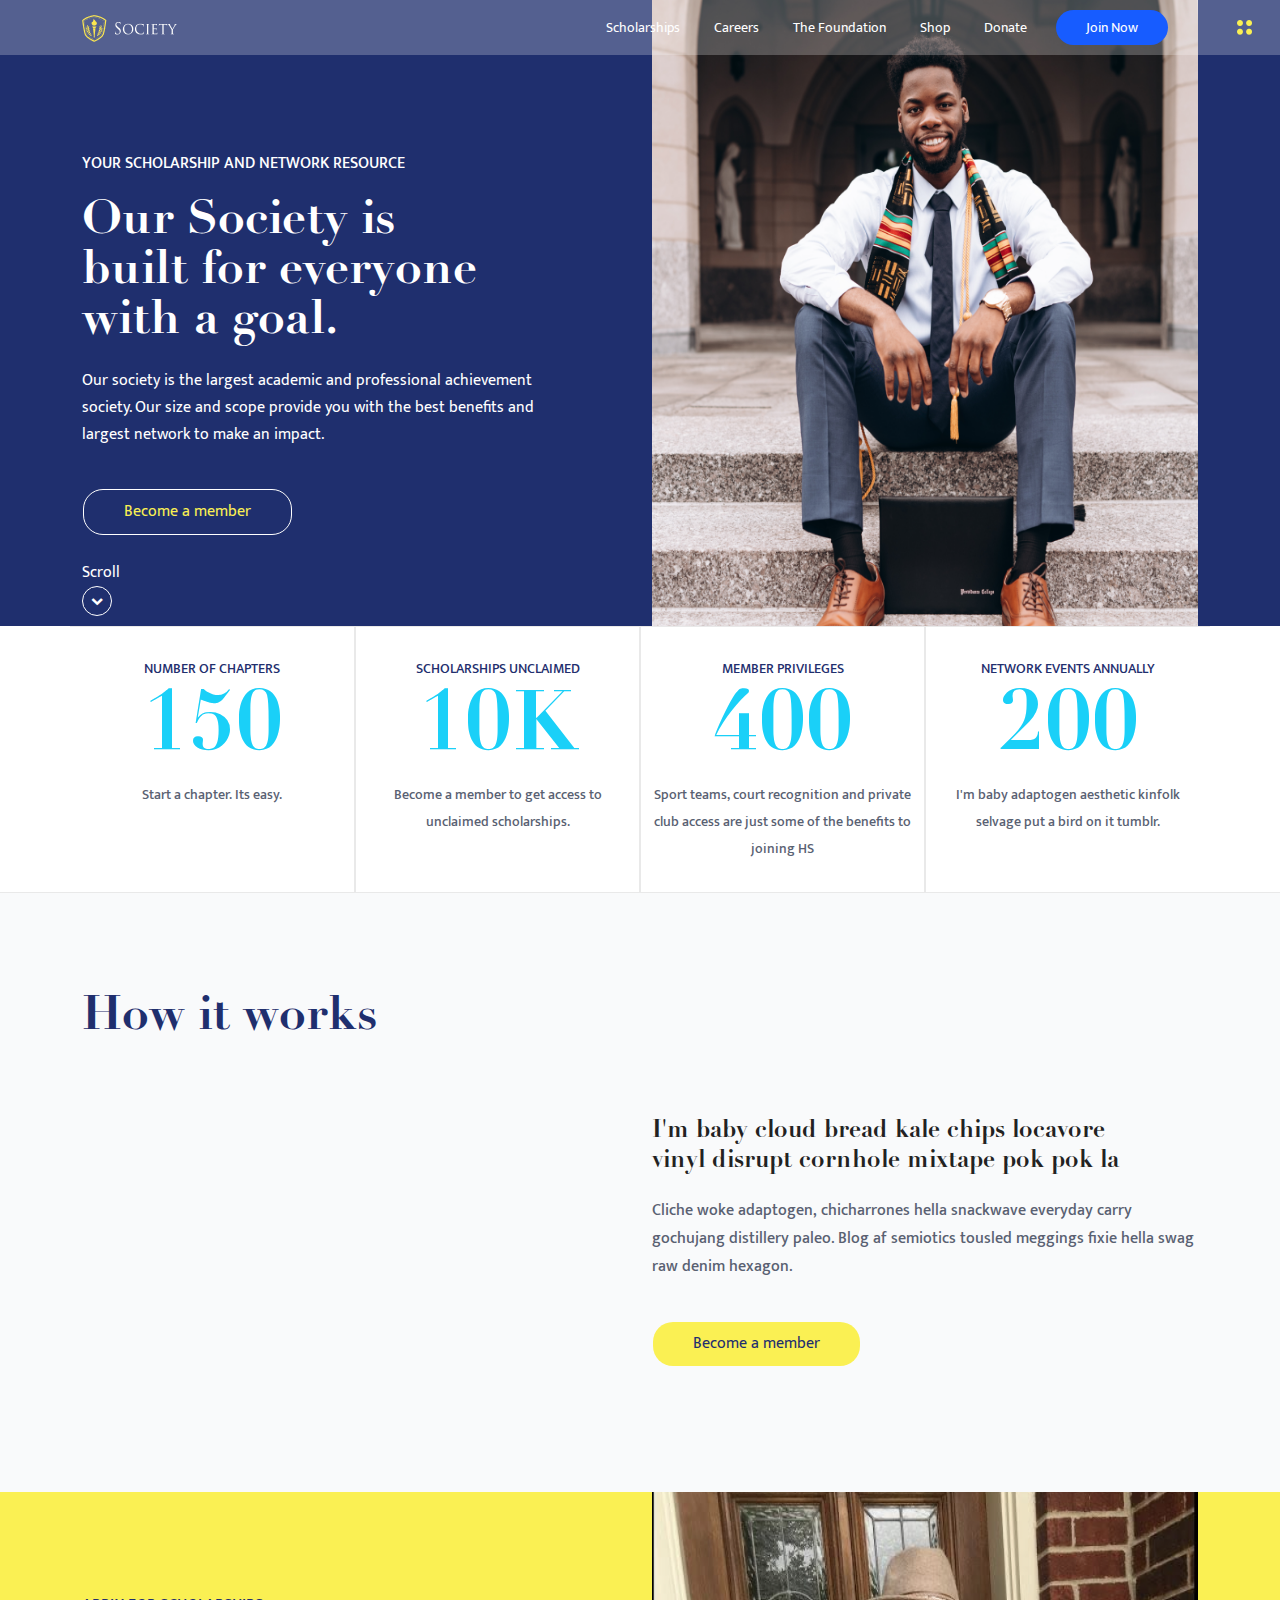
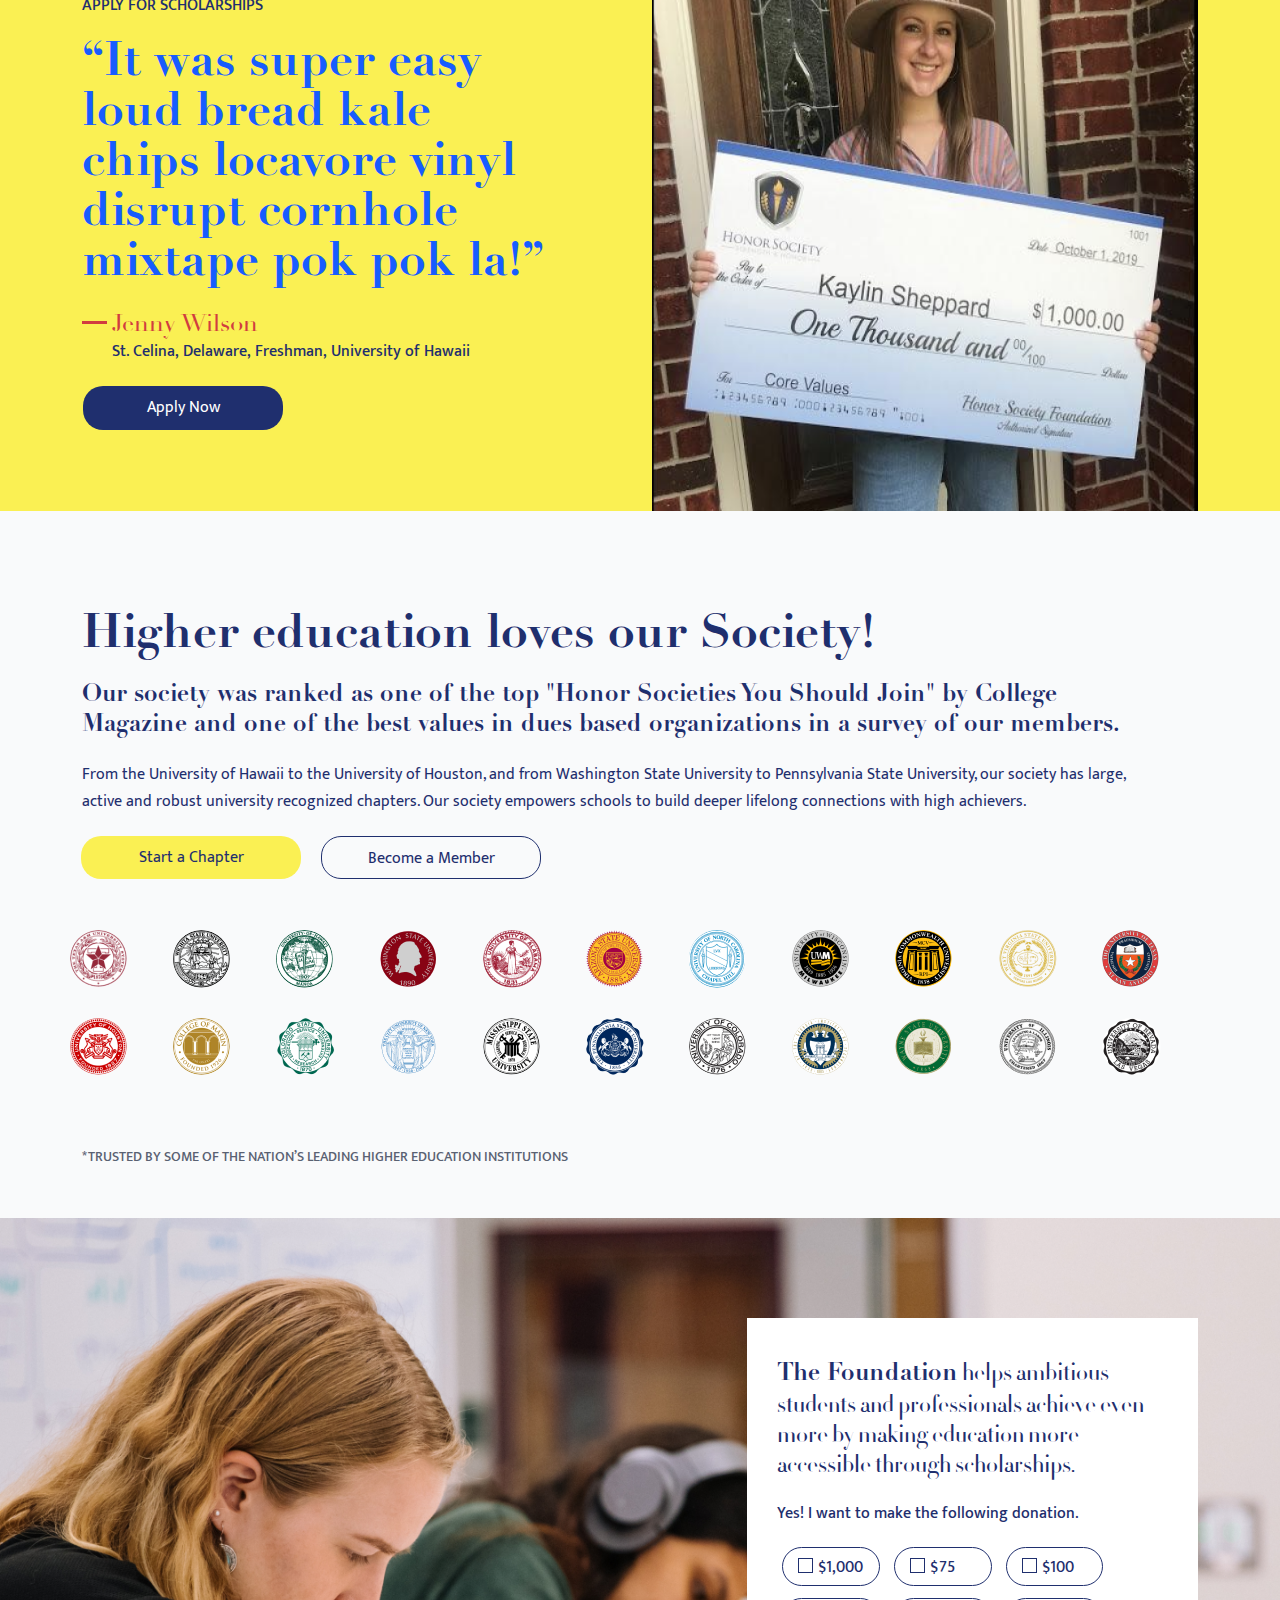
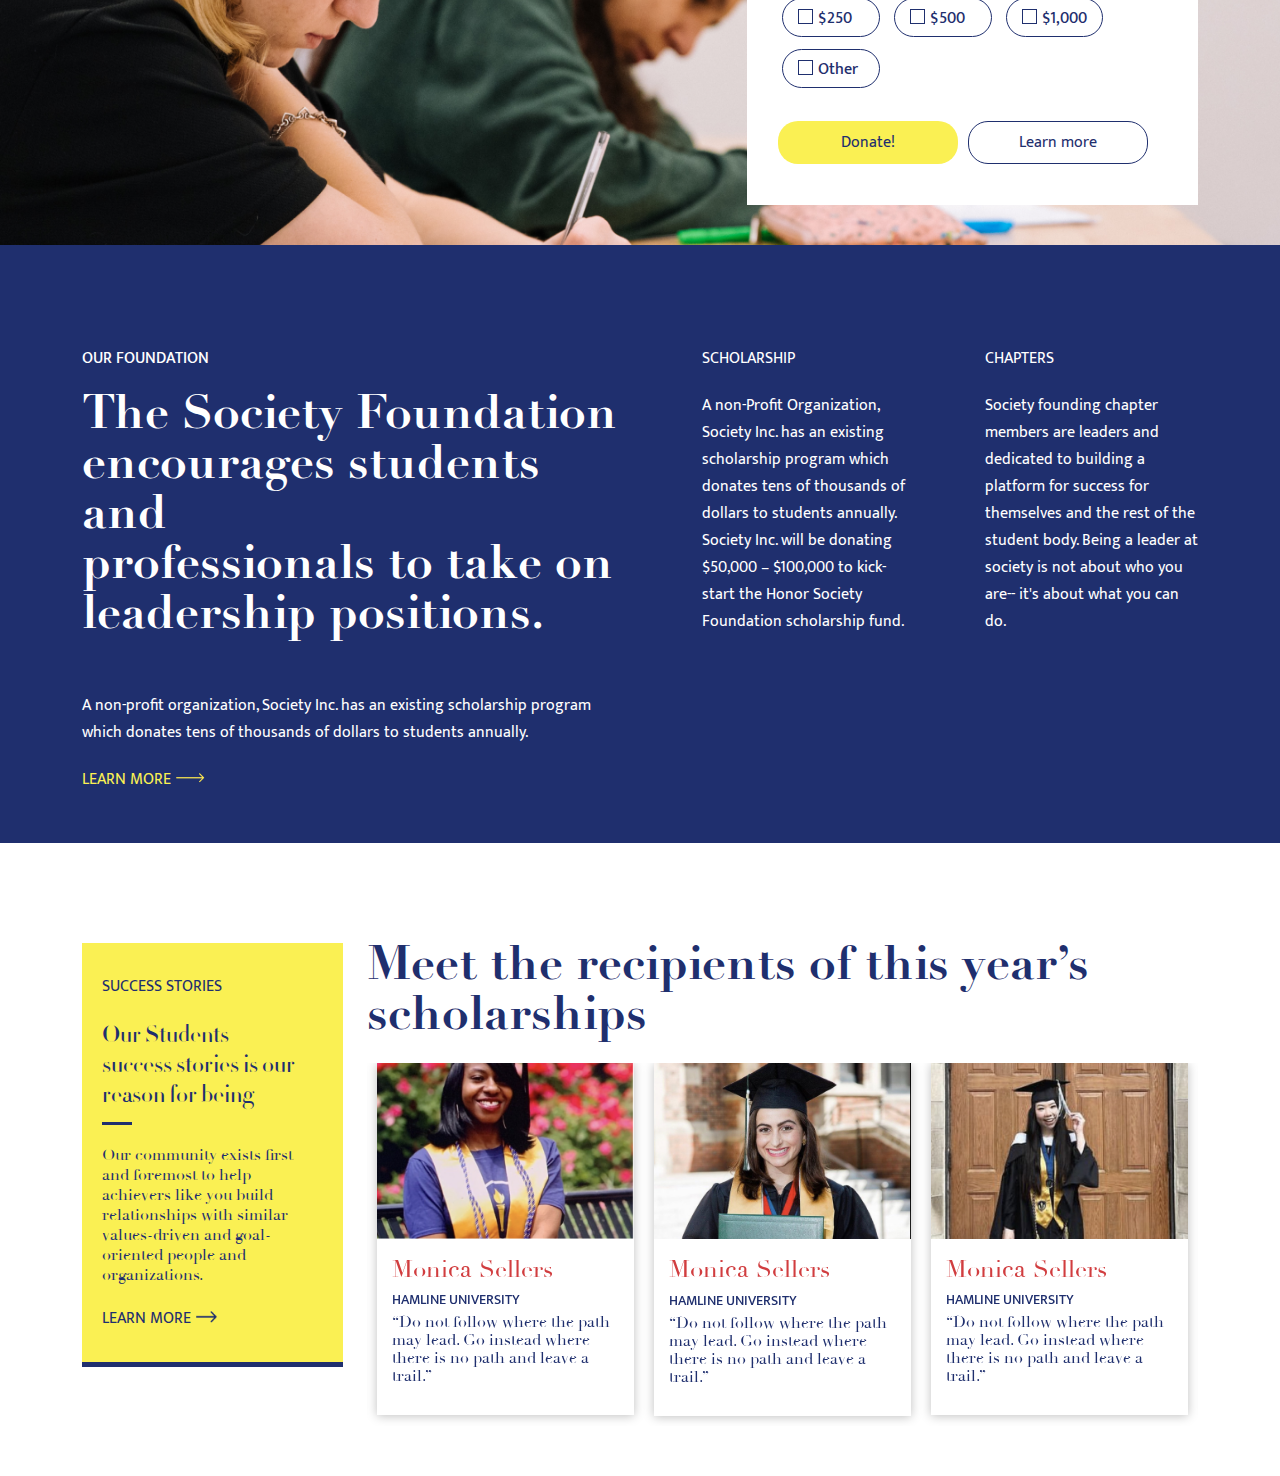
<file: index.html>
<!DOCTYPE html>
<html lang="en">
  <head>
    <meta http-equiv="Content-Type" content="text/html; charset=utf-8" />
    <meta name="viewport" content="width=device-width, initial-scale=1.0" />
    <meta http-equiv="X-UA-Compatible" content="ie=edge" />
    <title>Society Inc. Static</title>
    <link rel="icon" href="images/favicon-16x16.png" type="image/x-icon" />
    <link rel="preconnect" href="https://fonts.gstatic.com" />
    <link
      rel="stylesheet"
      type="text/css"
      href="csslibaries/font-awesome.min.css"
    />
    <link rel="stylesheet" href="csslibaries/bootstrap.css" />
    <link rel="stylesheet" href="csslibaries/owl.carousel.css" />
    <link rel="stylesheet" href="csslibaries/owl.theme.default.css" />
    <link rel="stylesheet" href="csslibaries/aos.css" />
    <link rel="stylesheet" href="styles/stylesheet.css" />
  </head>
  <body>
    <section class="section-header">
      <div class="header" id="header">
        <div class="container">
          <div class="row">
            <div class="logo-sec col-md-3 col-sm-6">
              <a href="index.html" class="logo"
                ><img src="images/logo.png" alt="img"
              /></a>
            </div>
            <div class="col-md-9 col-sm-6 menu-sec">
              <div id="myTopnav" class="topnav">
                <a
                  onClick="myFunction()"
                  class="icon"
                  href="javascript:void(0);"
                  ><img src="images/menu-icon.png" alt="img"
                /></a>
                <div class="header-menu">
                  <ul class="menu">
                    <li class="nav-item">
                      <a href="scholarships.html" class="nav-link"
                        >Scholarships</a
                      >
                    </li>
                    <li class="nav-item">
                      <a href="careers.html" class="nav-link">Careers</a>
                    </li>
                    <li class="nav-item">
                      <a href="foundation.html" class="nav-link"
                        >The Foundation</a
                      >
                    </li>
                    <li class="nav-item">
                      <a href="shop.html" class="nav-link">Shop</a>
                    </li>
                    <li class="nav-item">
                      <a href="donate.html" class="nav-link">Donate</a>
                    </li>
                    <li class="nav-item join-now">
                      <a href="contact.html" class="nav-link">Join Now</a>
                    </li>
                  </ul>
                </div>
              </div>
            </div>
          </div>
        </div>
        <div class="menu-icon">
          <a href="#"><img src="images/menu-icon.png" alt="img" /></a>
        </div>
      </div>
    </section>

    <section class="banner">
      <div class="container">
        <div class="row">
          <div class="col-md-6 col-sm-6">
            <div class="banner-left-contant">
              <span>Your scholarship and network resource</span>
              <h1>
                Our Society is<br />
                built for everyone<br />
                with a goal.
              </h1>
              <p>
                Our society is the largest academic and professional
                achievement<br />
                society. Our size and scope provide you with the best benefits
                and<br />
                largest network to make an impact.
              </p>
              <div class="btn">
                <a href="#" class="member">Become a member</a>
              </div>
            </div>
          </div>
          <div class="col-md-6 col-sm-6">
            <div class="banner-right-img">
              <img src="images/banner-img.png" alt="img" />
            </div>
          </div>

          <a class="scroll-down" href="#how-it-work"
            >Scroll <i class="fa fa-chevron-down"></i
          ></a>
        </div>
      </div>
    </section>

    <section class="info-layout">
      <div class="container">
        <div class="row">
          <div class="col-md-3 col-sm-6">
            <div class="box-content">
              <p>Number OF chapters</p>
              <h2 class="number">150</h2>
              <span>Start a chapter. Its easy.</span>
            </div>
          </div>

          <div class="col-md-3 col-sm-6">
            <div class="box-content">
              <p>Scholarships unclaimed</p>
              <h2 class="number">10K</h2>
              <span
                >Become a member to get access to unclaimed scholarships.</span
              >
            </div>
          </div>

          <div class="col-md-3 col-sm-6">
            <div class="box-content">
              <p>Member Privileges</p>
              <h2 class="number">400</h2>
              <span
                >Sport teams, court recognition and private club access are just
                some of the benefits to joining HS</span
              >
            </div>
          </div>

          <div class="col-md-3 col-sm-6">
            <div class="box-content">
              <p>Network Events Annually</p>
              <h2 class="number">200</h2>
              <span
                >I'm baby adaptogen aesthetic kinfolk selvage put a bird on it
                tumblr.
              </span>
            </div>
          </div>
        </div>
      </div>
    </section>

    <section class="how-it-work" id="how-it-work">
      <div class="container">
        <div class="row">
          <div class="section-title"><h2>How it works</h2></div>
          <div class="col-md-6">
            <div class="left-content video">
              <iframe
                width="100%"
                height="315"
                src="https://www.youtube.com/embed/yAoLSRbwxL8"
                title="YouTube video player"
                frameborder="0"
                allow="accelerometer; autoplay; clipboard-write; encrypted-media; gyroscope; picture-in-picture"
                allowfullscreen
              ></iframe>
            </div>
          </div>
          <div class="col-md-6">
            <div class="right-content">
              <div class="work-details">
                <h4 class="content-title">
                  I'm baby cloud bread kale chips locavore<br />
                  vinyl disrupt cornhole mixtape pok pok la
                </h4>
                <p>
                  Cliche woke adaptogen, chicharrones hella snackwave everyday
                  carry gochujang distillery paleo. Blog af semiotics tousled
                  meggings fixie hella swag raw denim hexagon.
                </p>
                <div class="btn">
                  <a href="#" class="member">Become a member</a>
                </div>
              </div>
            </div>
          </div>
        </div>
      </div>
    </section>

    <section class="scholarships">
      <div class="container">
        <div class="row">
          <div class="col-md-6">
            <div class="left-content">
              <div class="client-details">
                <span>Apply for Scholarships</span>
                <h2>
                  “It was super easy<br />
                  loud bread kale<br />
                  chips locavore vinyl<br />
                  disrupt cornhole<br />
                  mixtape pok pok la!”
                </h2>
                <h5 class="name">Jenny Wilson</h5>
                <p>St. Celina, Delaware, Freshman, University of Hawaii</p>
                <div class="btn">
                  <a href="#" class="apply-now">Apply Now</a>
                </div>
              </div>
            </div>
          </div>
          <div class="col-md-6">
            <div class="right-img">
              <img src="images/body-img1.png" alt="img" />
            </div>
          </div>
        </div>
      </div>
    </section>

    <section class="our-society">
      <div class="container">
        <div class="row">
          <div class="section-title">
            <h2>Higher education loves our Society!</h2>
          </div>
          <h4 class="section-text">
            Our society was ranked as one of the top "Honor Societies You Should
            Join" by College<br />
            Magazine and one of the best values in dues based organizations in a
            survey of our members.
          </h4>
          <p>
            From the University of Hawaii to the University of Houston, and from
            Washington State University to Pennsylvania State University, our
            society has large,<br />
            active and robust university recognized chapters. Our society
            empowers schools to build deeper lifelong connections with high
            achievers.
          </p>
          <div class="btn">
            <a href="#" class="chapter">Start a Chapter</a>
            <a href="#" class="member">Become a Member</a>
          </div>
          <ul class="institute-logos">
            <li>
              <a href="#"><img src="images/TAMU_Seal_0.png" alt="img" /></a>
            </li>
            <li>
              <a href="#"
                ><img src="images/Wichita_State_University_Seal.png" alt="img"
              /></a>
            </li>
            <li>
              <a href="#"><img src="images/UH_Manoa_Seal.png" alt="img" /></a>
            </li>
            <li>
              <a href="#"><img src="images/WSU_Seal-1.png" alt="img" /></a>
            </li>
            <li>
              <a href="#"
                ><img src="images/Alabama_Academic_Logo.png" alt="img"
              /></a>
            </li>
            <li>
              <a href="#"><img src="images/asu_0.png" alt="img" /></a>
            </li>
            <li>
              <a href="#"><img src="images/unc.png" alt="img" /></a>
            </li>
            <li>
              <a href="#"><img src="images/UWMSeal.png" alt="img" /></a>
            </li>
            <li>
              <a href="#"
                ><img src="images/1024px-VCU_Seal_sans_logotype.png" alt="img"
              /></a>
            </li>
            <li>
              <a href="#"
                ><img
                  src="images/West_Virginia_State_University_seal.png"
                  alt="img"
              /></a>
            </li>
            <li>
              <a href="#"><img src="images/UTSA_Seal.png" alt="img" /></a>
            </li>
            <li>
              <a href="#"
                ><img src="images/University_of_Houston.png" alt="img"
              /></a>
            </li>
            <li>
              <a href="#"
                ><img src="images/College_of_Marin_Seal.png" alt="img"
              /></a>
            </li>
            <li>
              <a href="#"
                ><img src="images/ColoradoStateUniversityseal.png" alt="img"
              /></a>
            </li>
            <li>
              <a href="#"
                ><img src="images/CUNY_Manhattan_Seal.png" alt="img"
              /></a>
            </li>
            <li>
              <a href="#"
                ><img
                  src="images/Mississippi_State_University_seal.png"
                  alt="img"
              /></a>
            </li>
            <li>
              <a href="#"><img src="images/Penn_State_Seal.png" alt="img" /></a>
            </li>
            <li>
              <a href="#"><img src="images/seal_comercial.png" alt="img" /></a>
            </li>
            <li>
              <a href="#"
                ><img src="images/1024px-Georgia_Tech_seal.png" alt="img"
              /></a>
            </li>
            <li>
              <a href="#"><img src="images/Wayne_State.png" alt="img" /></a>
            </li>
            <li>
              <a href="#"
                ><img src="images/u-of-i-seal-200x200_0.png" alt="img"
              /></a>
            </li>
            <li>
              <a href="#"><img src="images/unlv_seal.png" alt="img" /></a>
            </li>
          </ul>
          <div class="content-btm-txt">
            *Trusted by some of the nation’s leading higher education
            institutions
          </div>
        </div>
      </div>
    </section>

    <section class="donation">
      <div class="container">
        <div class="row">
          <div class="col-md-6 col-sm-12 col-lg-6 col-xl-7"></div>
          <div class="col-md-6 col-sm-12 col-lg-6 col-xl-5">
            <div class="donation-content-box">
              <h4 class="content-text">
                <strong>The Foundation</strong> helps ambitious students and
                professionals achieve even more by making education more
                accessible through scholarships.
              </h4>
              <p>Yes! I want to make the following donation.</p>
              <div class="donation-amout">
                <label class="amout"
                  ><input type="checkbox" /> $1,000
                  <span class="checkmark"></span
                ></label>
                <label class="amout"
                  ><input type="checkbox" />$75<span class="checkmark"></span
                ></label>
                <label class="amout"
                  ><input type="checkbox" />$100<span class="checkmark"></span
                ></label>
                <label class="amout"
                  ><input type="checkbox" />$250<span class="checkmark"></span
                ></label>
                <label class="amout"
                  ><input type="checkbox" />$500<span class="checkmark"></span
                ></label>
                <label class="amout"
                  ><input type="checkbox" />$1,000<span class="checkmark"></span
                ></label>
                <label class="amout"
                  ><input type="checkbox" />Other<span class="checkmark"></span
                ></label>
              </div>
              <div class="btn">
                <a href="#" class="donate">Donate!</a>
                <a href="#" class="learn-more">Learn more</a>
              </div>
            </div>
          </div>
        </div>
      </div>
    </section>

    <section class="our-foundation">
      <div class="container">
        <div class="row">
          <div class="col-md-12 col-sm-12 col-lg-6 col-xl-6">
            <div class="left-content">
              <span>OUR FOUNDATION</span>
              <div class="section-title">
                <h2>
                  The Society Foundation<br />
                  encourages students and<br />
                  professionals to take on<br />
                  leadership positions.
                </h2>
              </div>
              <p class="content-text">
                A non-profit organization, Society Inc. has an existing
                scholarship program which donates tens of thousands of dollars
                to students annually.
              </p>
              <a href="#" class="learn-more">LEARN MORE</a>
            </div>
          </div>
          <div class="col-md-12 col-sm-12 col-lg-6 col-xl-6">
            <div class="right-content">
              <div class="scholarship">
                <span class="title">Scholarship</span>
                <p>
                  A non-Profit Organization, Society Inc. has an existing
                  scholarship program which donates tens of thousands of dollars
                  to students annually. Society Inc. will be donating $50,000 –
                  $100,000 to kick-start the Honor Society Foundation
                  scholarship fund.
                </p>
              </div>
              <div class="chapters">
                <span class="title">Chapters</span>
                <p>
                  Society founding chapter members are leaders and dedicated to
                  building a platform for success for themselves and the rest of
                  the student body. Being a leader at society is not about who
                  you are-- it's about what you can do.
                </p>
              </div>
            </div>
          </div>
        </div>
      </div>
    </section>

    <section class="recipients">
      <div class="container">
        <div class="row">
          <div class="col-md-12 col-sm-12 col-lg-3 col-xl-3">
            <div class="success-stories">
              <span>Success stories</span>
              <h4 class="content-title">
                Our Students <br />success stories is our<br />
                reason for being
              </h4>
              <p>
                Our community exists first and foremost to help achievers like
                you build relationships with similar values-driven and
                goal-oriented people and organizations.
              </p>
              <a href="#" class="learn-more">LEARN MORE</a>
            </div>
          </div>
          <div class="col-md-12 col-sm-12 col-lg-9 col-xl-9">
            <div class="right-slider">
              <div class="section-title">
                <h2>Meet the recipients of this year’s scholarships</h2>
              </div>

              <div class="owl-carousel owl-theme" id="recipients-slider">
                <div class="item-recipients">
                  <div class="img-box">
                    <img src="images/recipients-img-1.png" alt="img" />
                  </div>
                  <div class="inner-content">
                    <h4 class="name"><a href="#">Monica Sellers</a></h4>
                    <span>Hamline university</span>
                    <p>
                      “Do not follow where the path may lead. Go instead where
                      there is no path and leave a trail.”
                    </p>
                  </div>
                </div>

                <div class="item-recipients">
                  <div class="img-box">
                    <img src="images/image-2.jpg" alt="img" />
                  </div>
                  <div class="inner-content">
                    <h4 class="name"><a href="#">Monica Sellers</a></h4>
                    <span>Hamline university</span>
                    <p>
                      “Do not follow where the path may lead. Go instead where
                      there is no path and leave a trail.”
                    </p>
                  </div>
                </div>

                <div class="item-recipients">
                  <div class="img-box">
                    <img src="images/image-3.jpg" alt="img" />
                  </div>
                  <div class="inner-content">
                    <h4 class="name"><a href="#">Monica Sellers</a></h4>
                    <span>Hamline university</span>
                    <p>
                      “Do not follow where the path may lead. Go instead where
                      there is no path and leave a trail.”
                    </p>
                  </div>
                </div>

                <div class="item-recipients">
                  <div class="img-box">
                    <img src="images/image-2.jpg" alt="img" />
                  </div>
                  <div class="inner-content">
                    <h4 class="name"><a href="#">Monica Sellers</a></h4>
                    <span>Hamline university</span>
                    <p>
                      “Do not follow where the path may lead. Go instead where
                      there is no path and leave a trail.”
                    </p>
                  </div>
                </div>
              </div>
            </div>
          </div>
        </div>
      </div>
    </section>

    <!--<div class="wraperbtnscroll"><a style="display: inline;" class="scrollup" href="#">Scroll<i class="fa fa-chevron-up"></i></a></div>-->

    <script src="js/jquery.min.js" type="text/javascript"></script>
    <script src="js/bootstrap.js" type="text/javascript"></script>
    <script src="js/owl.carousel.js" type="text/javascript"></script>
    <script src="js/aos.js" type="text/javascript"></script>
    <script src="js/custom.js" type="text/javascript"></script>
  </body>
</html>
</file>
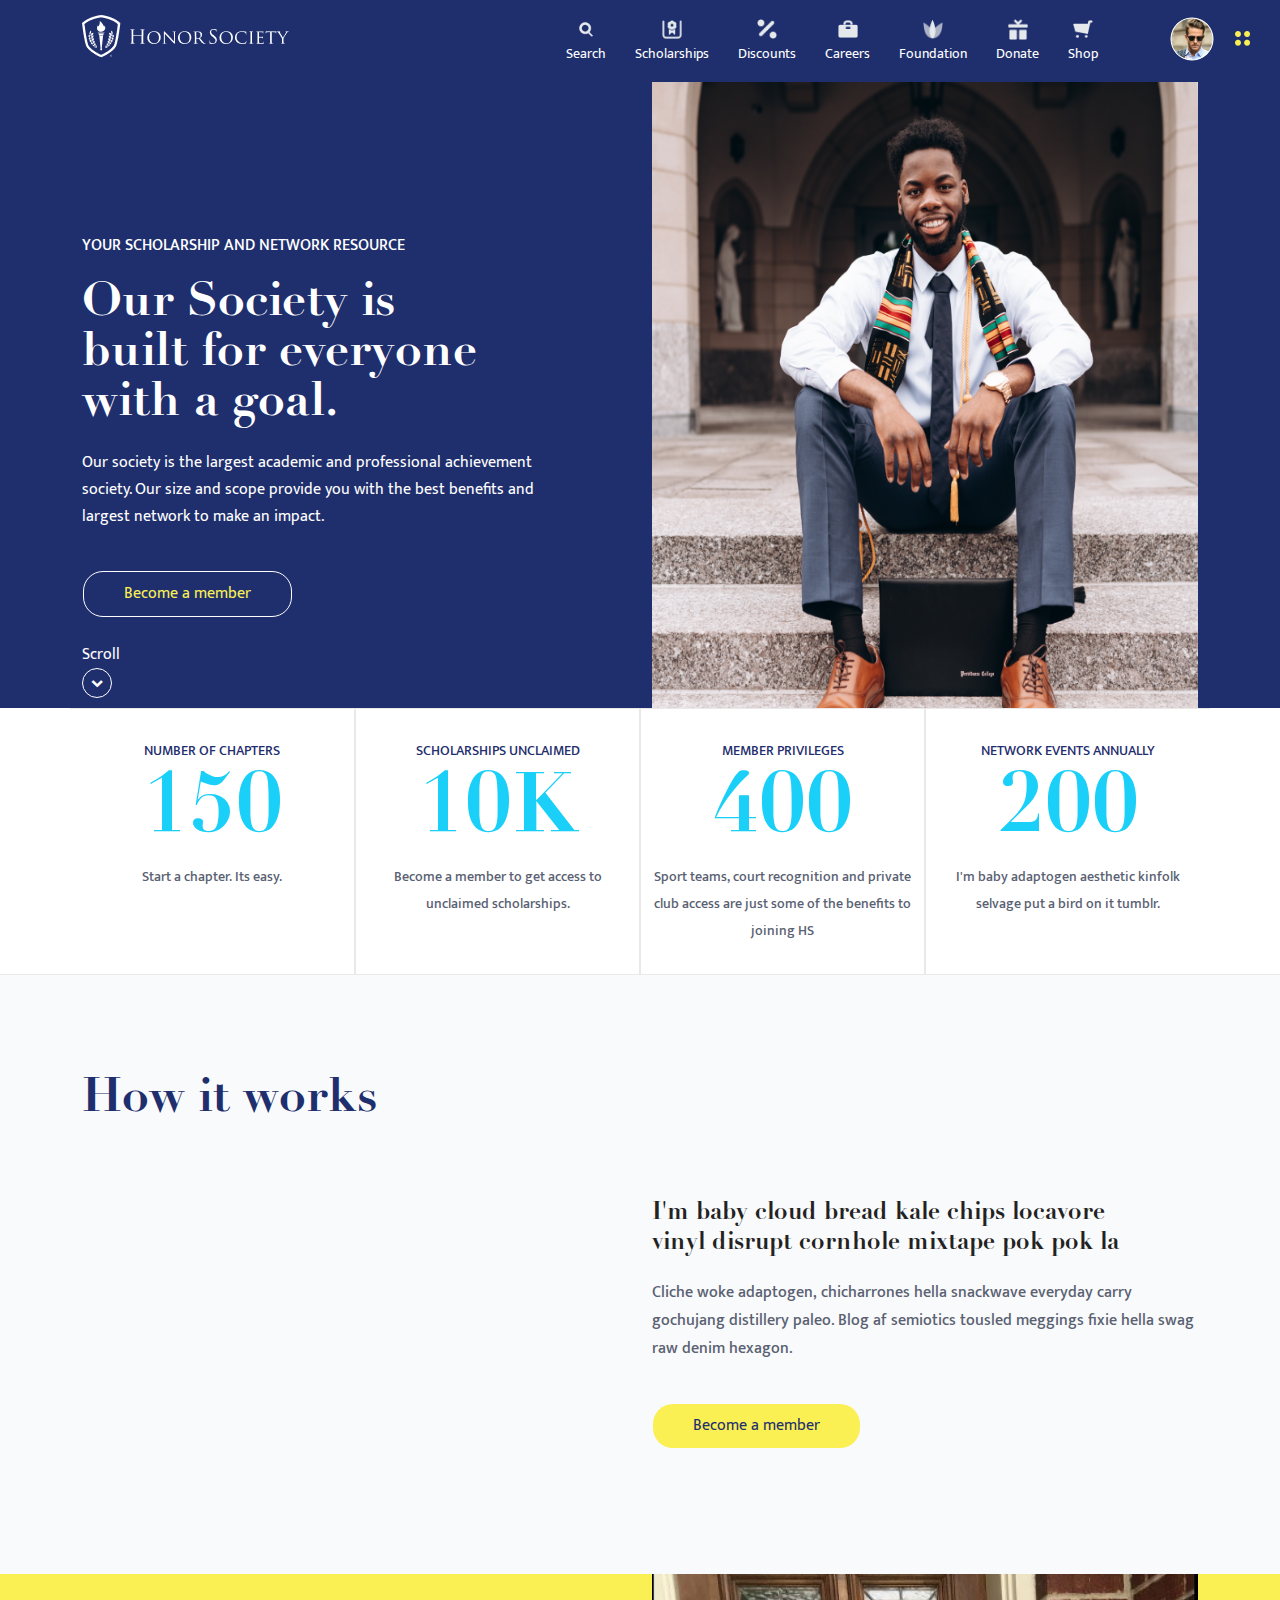
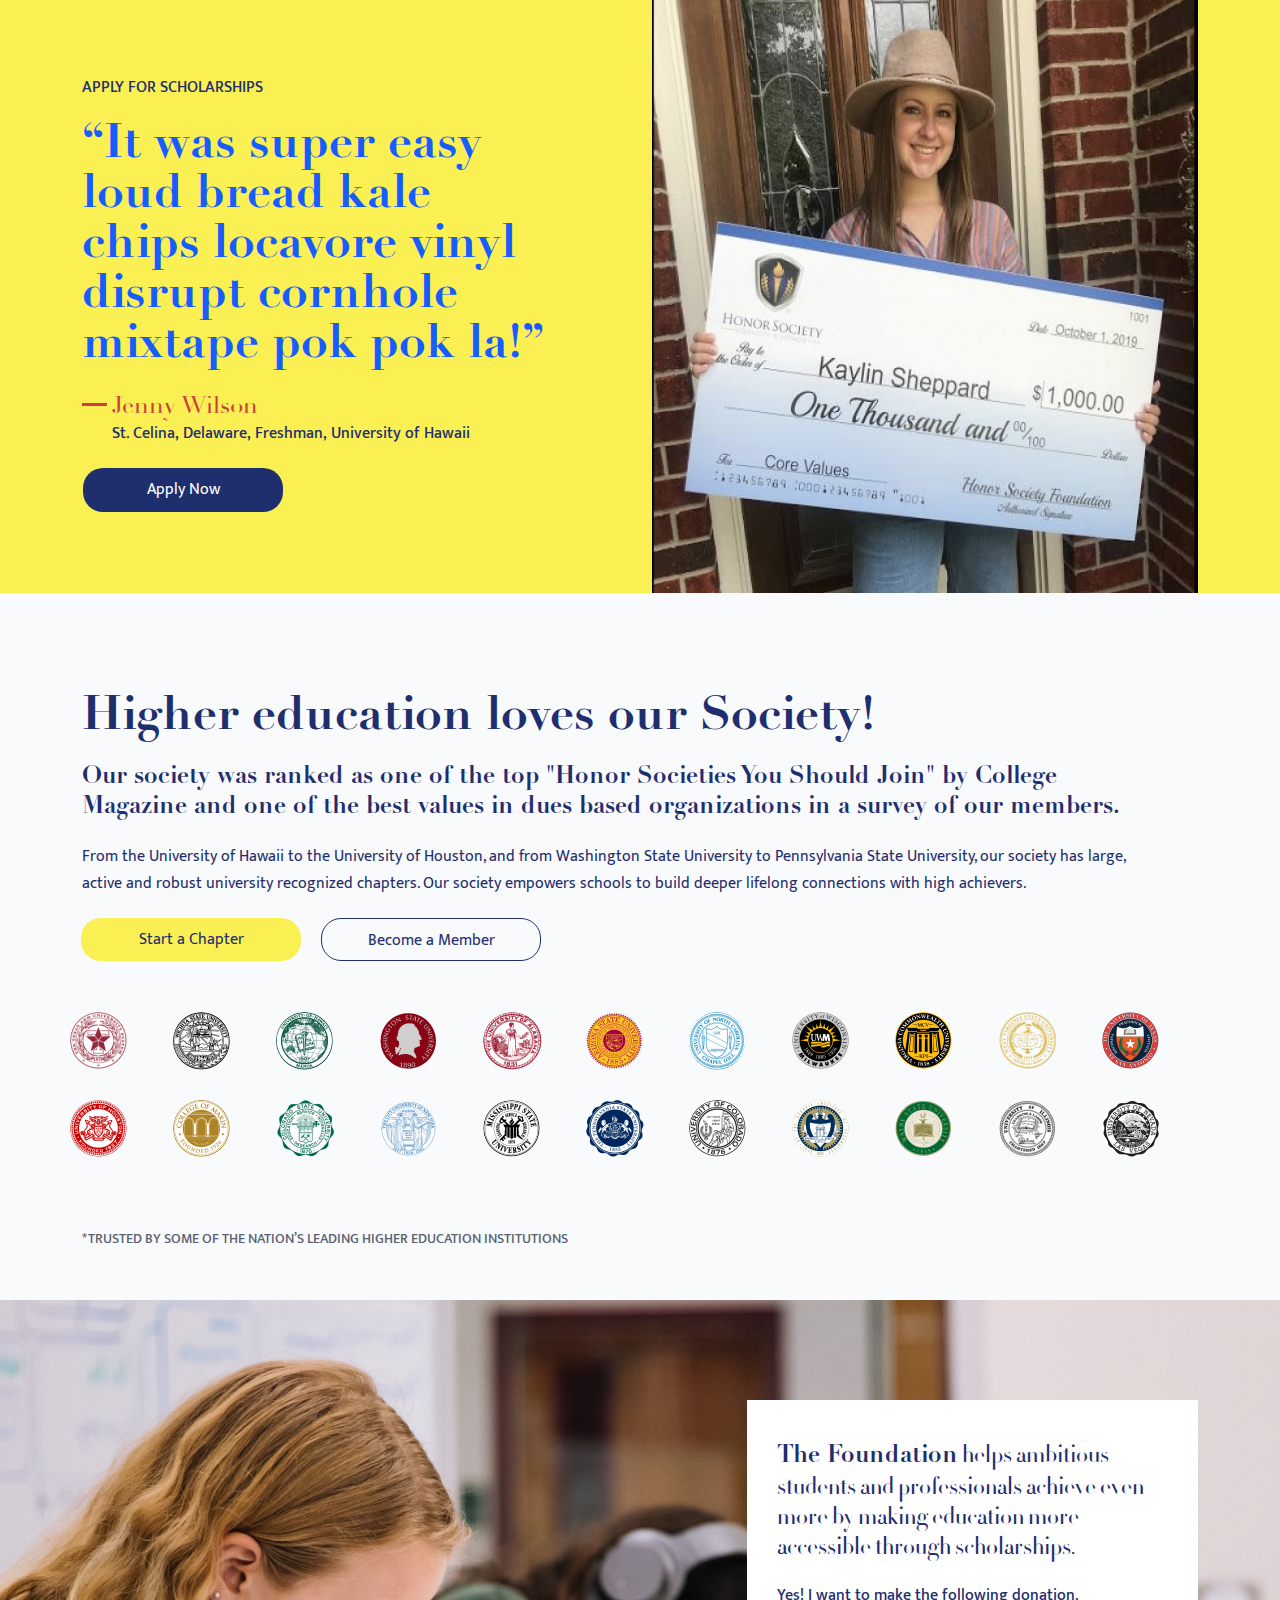
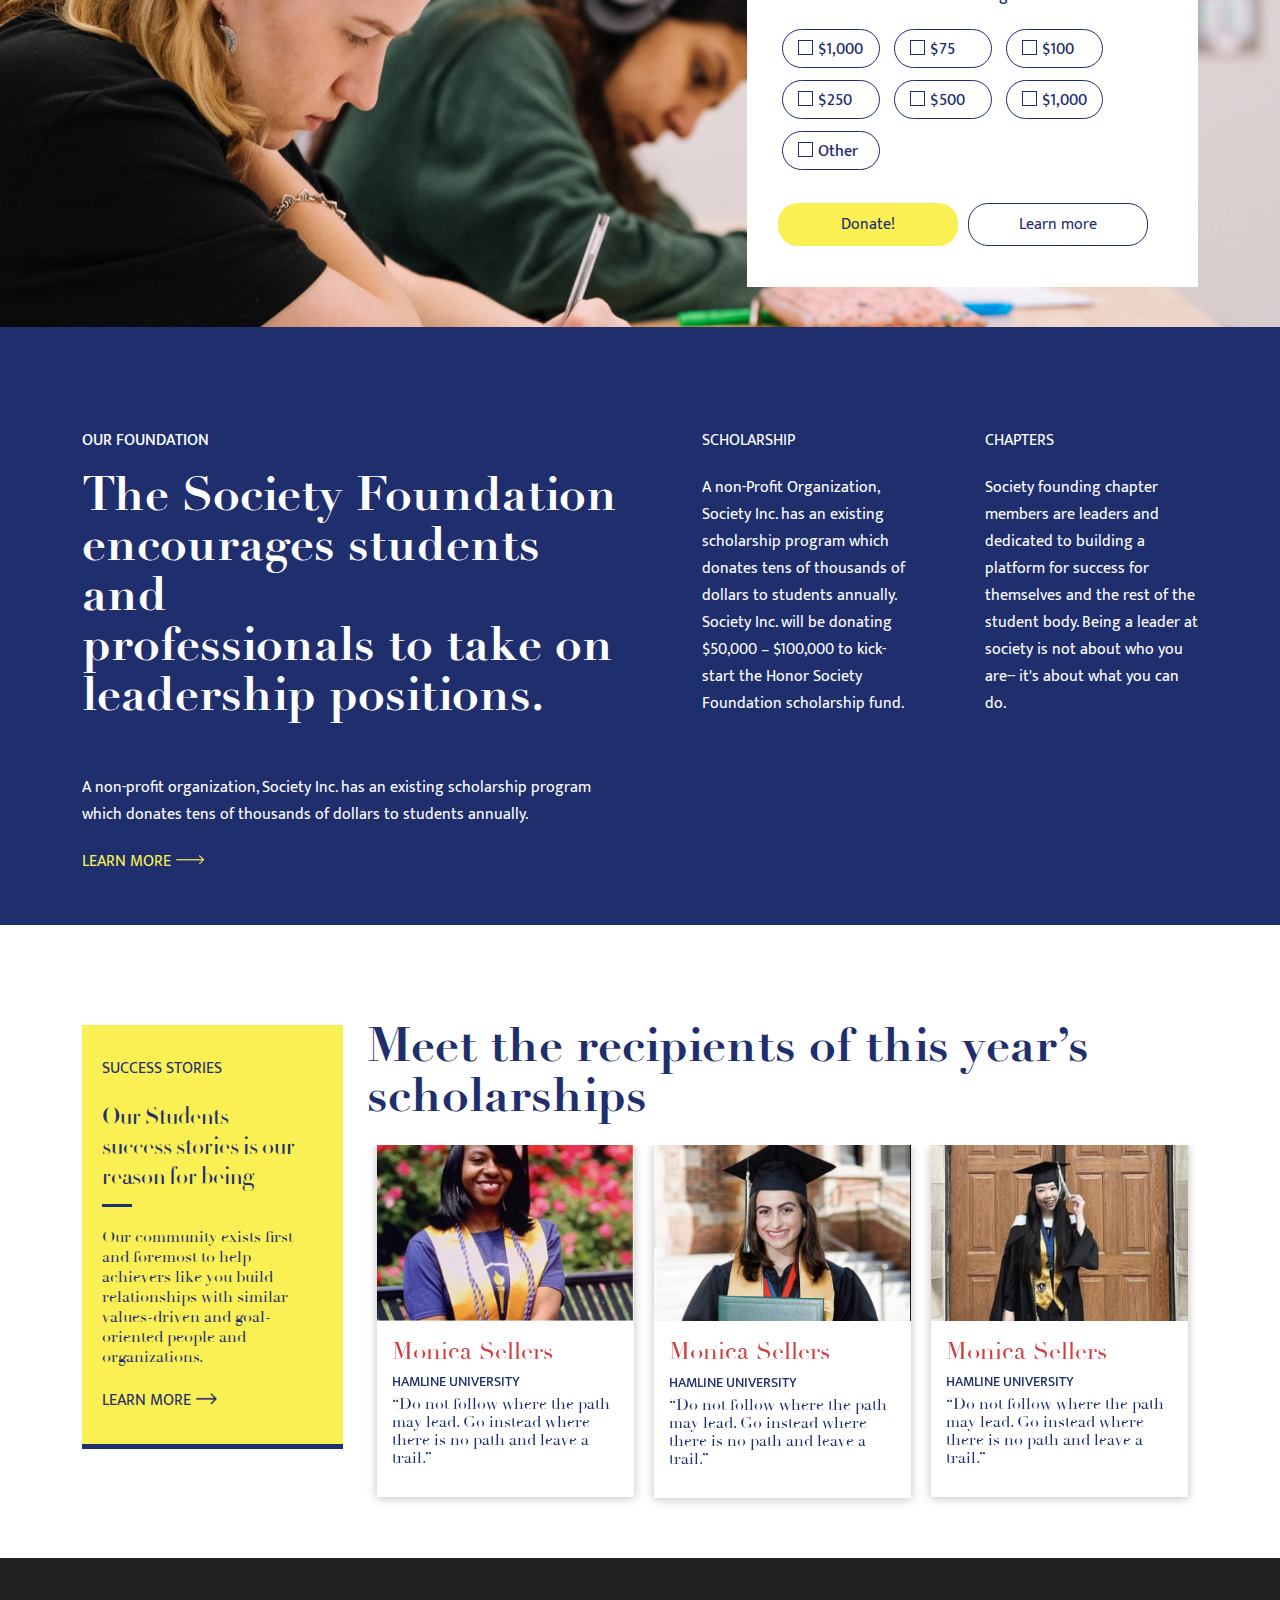
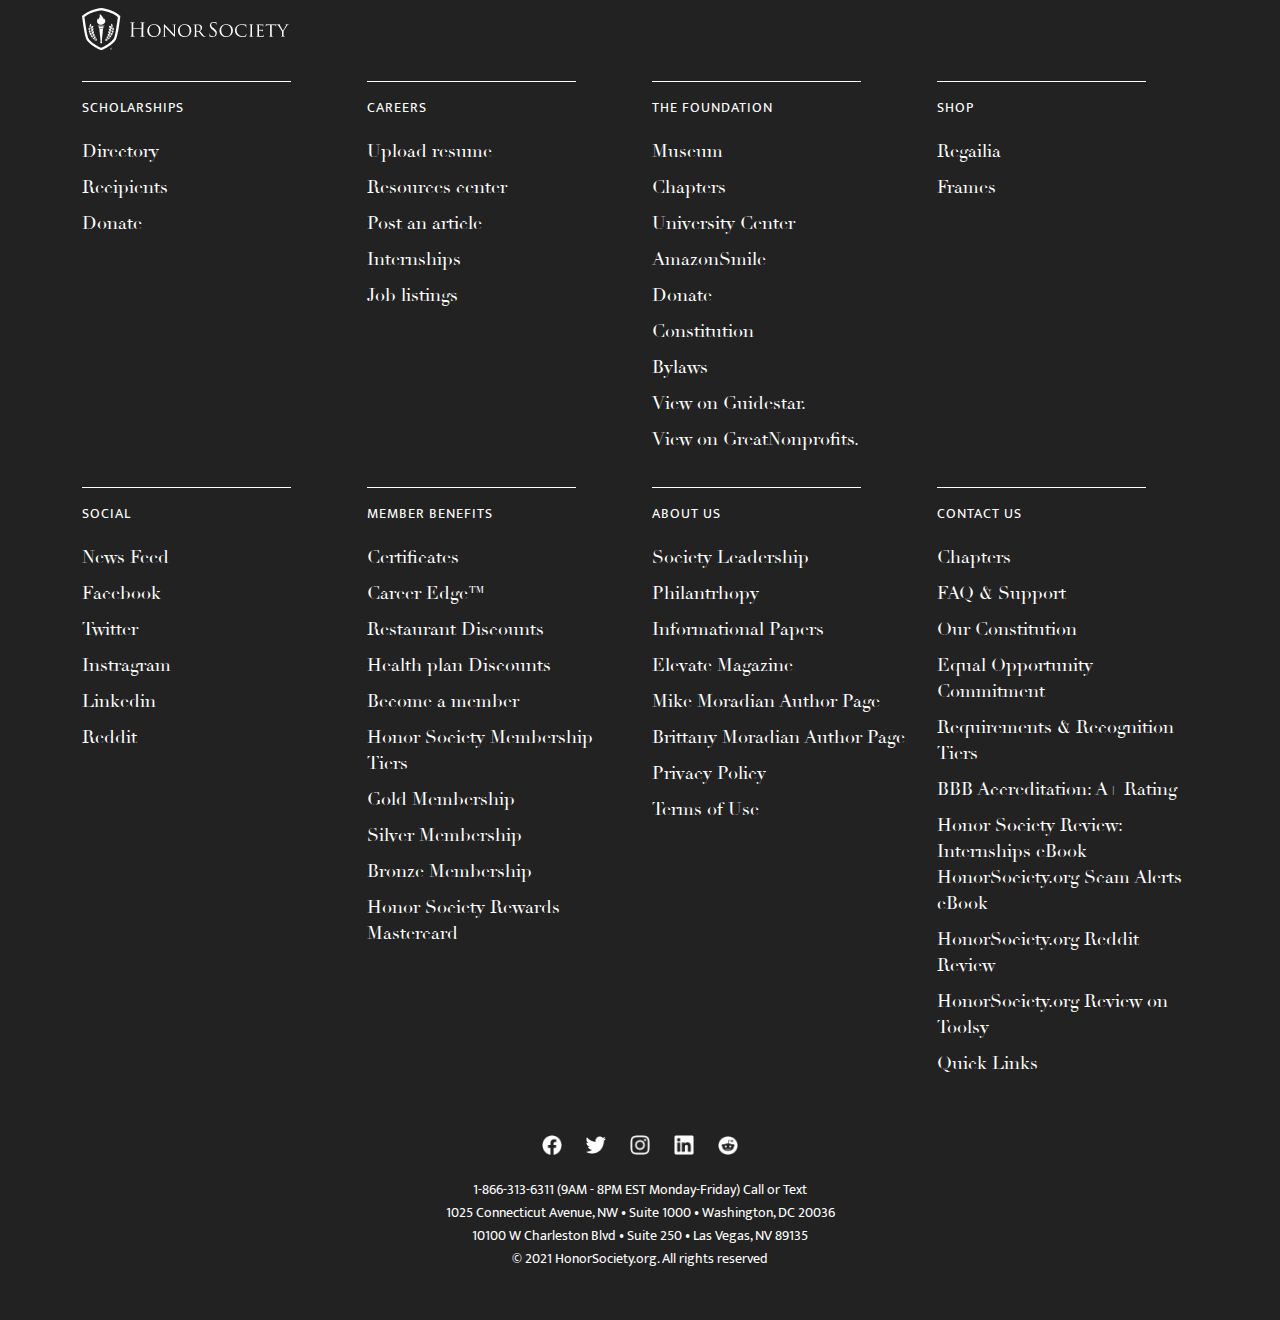
<file: header-footer.html>
<!DOCTYPE html>
<html lang="en">
  <head>
    <meta http-equiv="Content-Type" content="text/html; charset=utf-8" />
    <meta name="viewport" content="width=device-width, initial-scale=1.0" />
    <meta http-equiv="X-UA-Compatible" content="ie=edge" />
    <title>Society Inc. Static</title>
    <link rel="icon" href="images/favicon-16x16.png" type="image/x-icon" />
    <link rel="preconnect" href="https://fonts.gstatic.com" />
    <link
      rel="stylesheet"
      type="text/css"
      href="csslibaries/font-awesome.min.css"
    />
    <link rel="stylesheet" href="csslibaries/bootstrap.css" />
    <link rel="stylesheet" href="csslibaries/owl.carousel.css" />
    <link rel="stylesheet" href="csslibaries/owl.theme.default.css" />
    <link rel="stylesheet" href="csslibaries/aos.css" />
    <link rel="stylesheet" href="styles/stylesheet.css" />
  </head>
  <body>
    <section class="section-header">
      <div class="header-content" id="header-content">
        <div class="container">
          <div class="row">
            <div class="logo-sec col-md-4 col-sm-4">
              <a href="index.html" class="logo"
                ><img src="images/logo-2.png" alt="img"
              /></a>
            </div>
            <div class="col-md-8 col-sm-8 right-header">
              <ul>
                <li>
                  <a href="#"
                    ><img src="images/icon - Search.png" alt="img" />
                    <p>Search</p></a
                  >
                </li>
                <li>
                  <a href="#"
                    ><img src="images/scholarships.png" alt="img" />
                    <p>Scholarships</p></a
                  >
                </li>
                <li>
                  <a href="#"
                    ><img src="images/discount-icon.png" alt="img" />
                    <p>Discounts</p></a
                  >
                </li>
                <li>
                  <a href="#"
                    ><img src="images/careers-icon.png" alt="img" />
                    <p>Careers</p></a
                  >
                </li>
                <li>
                  <a href="#"
                    ><img src="images/foundation-icon.png" alt="img" />
                    <p>Foundation</p></a
                  >
                </li>
                <li>
                  <a href="#"
                    ><img src="images/donate-icon.png" alt="img" />
                    <p>Donate</p></a
                  >
                </li>
                <li>
                  <a href="#"
                    ><img src="images/cart-icon.png" alt="img" />
                    <p>Shop</p></a
                  >
                </li>
              </ul>
            </div>
          </div>
        </div>
        <div class="top-right">
          <div class="signin-img">
            <a href="#"><img src="images/signin-img.png" alt="img" /></a>
          </div>
          <div class="menu-icon">
            <a onClick="myFunction()" href="javascript:void(0);"
              ><img src="images/menu-icon.png" alt="img"
            /></a>
          </div>
          <div id="myTopmenu" class="header-menu">
            <div class="menu-box">
              <div class="container">
                <div class="row">
                  <div class="box-header">
                    <a href="#"><img src="images/logo-3.png" alt="img" /></a>
                    <div class="close">
                      <a onClick="myFunction()" href="javascript:void(0);"
                        ><i class="fa fa-close"></i
                      ></a>
                    </div>
                  </div>

                  <div class="column">
                    <p>SCHOLARSHIPS</p>
                    <a href="#">Directory</a>
                    <a href="#">Recipients</a>
                    <a href="#">Donate</a>
                  </div>
                  <div class="column">
                    <p>CAREERS</p>
                    <a href="#">Upload resume</a>
                    <a href="#">Resources center</a>
                    <a href="#">Post an article Internships</a>
                    <a href="#">Job listings</a>
                  </div>
                  <div class="column">
                    <p>THE FOUNDATION</p>
                    <a href="#">Museum</a>
                    <a href="#">Chapters</a>
                    <a href="#">University Center</a>
                    <a href="#">Constitution</a>
                    <a href="#">Bylaws</a>
                    <a href="#">Donate</a>
                  </div>
                  <div class="column">
                    <p>SHOP</p>
                    <a href="#">Regailia</a>
                    <a href="#">Frames</a>
                  </div>
                  <div class="column">
                    <p>SOCIAL</p>
                    <a href="#">News Feed</a>
                    <a href="#">Facebook</a>
                    <a href="#">Twitter</a>
                    <a href="#">Instragram</a>
                    <a href="#">Linkedin</a>
                  </div>
                  <div class="column">
                    <p>MEMBER BENEFITS</p>
                    <a href="#">Certificates</a>
                    <a href="#">Career Edge™</a>
                    <a href="#">Restaurant Discounts</a>
                    <a href="#">Health plan Discounts</a>
                    <a href="#">Become a member</a>
                  </div>
                  <div class="column">
                    <p>ABOUT US</p>
                    <a href="#">Society Leadership</a>
                    <a href="#">Philantrhopy</a>
                    <a href="#">Informational Papers</a>
                    <a href="#">Elevate Magazine</a>
                  </div>
                  <div class="column">
                    <p>CONTACT US</p>
                    <a href="#">Help Center</a>
                    <a href="#">FAQs</a>
                    <a href="#">Guides</a>
                  </div>
                </div>
              </div>
            </div>
          </div>
        </div>
      </div>
    </section>

    <section class="banner">
      <div class="container">
        <div class="row">
          <div class="col-md-6 col-sm-6">
            <div class="banner-left-contant">
              <span>Your scholarship and network resource</span>
              <h1>
                Our Society is<br />
                built for everyone<br />
                with a goal.
              </h1>
              <p>
                Our society is the largest academic and professional
                achievement<br />
                society. Our size and scope provide you with the best benefits
                and<br />
                largest network to make an impact.
              </p>
              <div class="btn">
                <a href="#" class="member">Become a member</a>
              </div>
            </div>
          </div>
          <div class="col-md-6 col-sm-6">
            <div class="banner-right-img">
              <img src="images/banner-img.png" alt="img" />
            </div>
          </div>

          <a class="scroll-down" href="#how-it-work"
            >Scroll <i class="fa fa-chevron-down"></i
          ></a>
        </div>
      </div>
    </section>

    <section class="info-layout">
      <div class="container">
        <div class="row">
          <div class="col-md-3 col-sm-6">
            <div class="box-content">
              <p>Number OF chapters</p>
              <h2 class="number">150</h2>
              <span>Start a chapter. Its easy.</span>
            </div>
          </div>

          <div class="col-md-3 col-sm-6">
            <div class="box-content">
              <p>Scholarships unclaimed</p>
              <h2 class="number">10K</h2>
              <span
                >Become a member to get access to unclaimed scholarships.</span
              >
            </div>
          </div>

          <div class="col-md-3 col-sm-6">
            <div class="box-content">
              <p>Member Privileges</p>
              <h2 class="number">400</h2>
              <span
                >Sport teams, court recognition and private club access are just
                some of the benefits to joining HS</span
              >
            </div>
          </div>

          <div class="col-md-3 col-sm-6">
            <div class="box-content">
              <p>Network Events Annually</p>
              <h2 class="number">200</h2>
              <span
                >I'm baby adaptogen aesthetic kinfolk selvage put a bird on it
                tumblr.
              </span>
            </div>
          </div>
        </div>
      </div>
    </section>

    <section class="how-it-work" id="how-it-work">
      <div class="container">
        <div class="row">
          <div class="section-title"><h2>How it works</h2></div>
          <div class="col-md-6">
            <div class="left-content video">
              <iframe
                width="100%"
                height="315"
                src="https://www.youtube.com/embed/yAoLSRbwxL8"
                title="YouTube video player"
                frameborder="0"
                allow="accelerometer; autoplay; clipboard-write; encrypted-media; gyroscope; picture-in-picture"
                allowfullscreen
              ></iframe>
            </div>
          </div>
          <div class="col-md-6">
            <div class="right-content">
              <div class="work-details">
                <h4 class="content-title">
                  I'm baby cloud bread kale chips locavore<br />
                  vinyl disrupt cornhole mixtape pok pok la
                </h4>
                <p>
                  Cliche woke adaptogen, chicharrones hella snackwave everyday
                  carry gochujang distillery paleo. Blog af semiotics tousled
                  meggings fixie hella swag raw denim hexagon.
                </p>
                <div class="btn">
                  <a href="#" class="member">Become a member</a>
                </div>
              </div>
            </div>
          </div>
        </div>
      </div>
    </section>

    <section class="scholarships">
      <div class="container">
        <div class="row">
          <div class="col-md-6">
            <div class="left-content">
              <div class="client-details">
                <span>Apply for Scholarships</span>
                <h2>
                  “It was super easy<br />
                  loud bread kale<br />
                  chips locavore vinyl<br />
                  disrupt cornhole<br />
                  mixtape pok pok la!”
                </h2>
                <h5 class="name">Jenny Wilson</h5>
                <p>St. Celina, Delaware, Freshman, University of Hawaii</p>
                <div class="btn">
                  <a href="#" class="apply-now">Apply Now</a>
                </div>
              </div>
            </div>
          </div>
          <div class="col-md-6">
            <div class="right-img">
              <img src="images/body-img1.png" alt="img" />
            </div>
          </div>
        </div>
      </div>
    </section>

    <section class="our-society">
      <div class="container">
        <div class="row">
          <div class="section-title">
            <h2>Higher education loves our Society!</h2>
          </div>
          <h4 class="section-text">
            Our society was ranked as one of the top "Honor Societies You Should
            Join" by College<br />
            Magazine and one of the best values in dues based organizations in a
            survey of our members.
          </h4>
          <p>
            From the University of Hawaii to the University of Houston, and from
            Washington State University to Pennsylvania State University, our
            society has large,<br />
            active and robust university recognized chapters. Our society
            empowers schools to build deeper lifelong connections with high
            achievers.
          </p>
          <div class="btn">
            <a href="#" class="chapter">Start a Chapter</a>
            <a href="#" class="member">Become a Member</a>
          </div>
          <ul class="institute-logos">
            <li>
              <a href="#"><img src="images/TAMU_Seal_0.png" alt="img" /></a>
            </li>
            <li>
              <a href="#"
                ><img src="images/Wichita_State_University_Seal.png" alt="img"
              /></a>
            </li>
            <li>
              <a href="#"><img src="images/UH_Manoa_Seal.png" alt="img" /></a>
            </li>
            <li>
              <a href="#"><img src="images/WSU_Seal-1.png" alt="img" /></a>
            </li>
            <li>
              <a href="#"
                ><img src="images/Alabama_Academic_Logo.png" alt="img"
              /></a>
            </li>
            <li>
              <a href="#"><img src="images/asu_0.png" alt="img" /></a>
            </li>
            <li>
              <a href="#"><img src="images/unc.png" alt="img" /></a>
            </li>
            <li>
              <a href="#"><img src="images/UWMSeal.png" alt="img" /></a>
            </li>
            <li>
              <a href="#"
                ><img src="images/1024px-VCU_Seal_sans_logotype.png" alt="img"
              /></a>
            </li>
            <li>
              <a href="#"
                ><img
                  src="images/West_Virginia_State_University_seal.png"
                  alt="img"
              /></a>
            </li>
            <li>
              <a href="#"><img src="images/UTSA_Seal.png" alt="img" /></a>
            </li>
            <li>
              <a href="#"
                ><img src="images/University_of_Houston.png" alt="img"
              /></a>
            </li>
            <li>
              <a href="#"
                ><img src="images/College_of_Marin_Seal.png" alt="img"
              /></a>
            </li>
            <li>
              <a href="#"
                ><img src="images/ColoradoStateUniversityseal.png" alt="img"
              /></a>
            </li>
            <li>
              <a href="#"
                ><img src="images/CUNY_Manhattan_Seal.png" alt="img"
              /></a>
            </li>
            <li>
              <a href="#"
                ><img
                  src="images/Mississippi_State_University_seal.png"
                  alt="img"
              /></a>
            </li>
            <li>
              <a href="#"><img src="images/Penn_State_Seal.png" alt="img" /></a>
            </li>
            <li>
              <a href="#"><img src="images/seal_comercial.png" alt="img" /></a>
            </li>
            <li>
              <a href="#"
                ><img src="images/1024px-Georgia_Tech_seal.png" alt="img"
              /></a>
            </li>
            <li>
              <a href="#"><img src="images/Wayne_State.png" alt="img" /></a>
            </li>
            <li>
              <a href="#"
                ><img src="images/u-of-i-seal-200x200_0.png" alt="img"
              /></a>
            </li>
            <li>
              <a href="#"><img src="images/unlv_seal.png" alt="img" /></a>
            </li>
          </ul>
          <div class="content-btm-txt">
            *Trusted by some of the nation’s leading higher education
            institutions
          </div>
        </div>
      </div>
    </section>

    <section class="donation">
      <div class="container">
        <div class="row">
          <div class="col-md-6 col-sm-12 col-lg-6 col-xl-7"></div>
          <div class="col-md-6 col-sm-12 col-lg-6 col-xl-5">
            <div class="donation-content-box">
              <h4 class="content-text">
                <strong>The Foundation</strong> helps ambitious students and
                professionals achieve even more by making education more
                accessible through scholarships.
              </h4>
              <p>Yes! I want to make the following donation.</p>
              <div class="donation-amout">
                <label class="amout"
                  ><input type="checkbox" /> $1,000
                  <span class="checkmark"></span
                ></label>
                <label class="amout"
                  ><input type="checkbox" />$75<span class="checkmark"></span
                ></label>
                <label class="amout"
                  ><input type="checkbox" />$100<span class="checkmark"></span
                ></label>
                <label class="amout"
                  ><input type="checkbox" />$250<span class="checkmark"></span
                ></label>
                <label class="amout"
                  ><input type="checkbox" />$500<span class="checkmark"></span
                ></label>
                <label class="amout"
                  ><input type="checkbox" />$1,000<span class="checkmark"></span
                ></label>
                <label class="amout"
                  ><input type="checkbox" />Other<span class="checkmark"></span
                ></label>
              </div>
              <div class="btn">
                <a href="#" class="donate">Donate!</a>
                <a href="#" class="learn-more">Learn more</a>
              </div>
            </div>
          </div>
        </div>
      </div>
    </section>

    <section class="our-foundation">
      <div class="container">
        <div class="row">
          <div class="col-md-12 col-sm-12 col-lg-6 col-xl-6">
            <div class="left-content">
              <span>OUR FOUNDATION</span>
              <div class="section-title">
                <h2>
                  The Society Foundation<br />
                  encourages students and<br />
                  professionals to take on<br />
                  leadership positions.
                </h2>
              </div>
              <p class="content-text">
                A non-profit organization, Society Inc. has an existing
                scholarship program which donates tens of thousands of dollars
                to students annually.
              </p>
              <a href="#" class="learn-more">LEARN MORE</a>
            </div>
          </div>
          <div class="col-md-12 col-sm-12 col-lg-6 col-xl-6">
            <div class="right-content">
              <div class="scholarship">
                <span class="title">Scholarship</span>
                <p>
                  A non-Profit Organization, Society Inc. has an existing
                  scholarship program which donates tens of thousands of dollars
                  to students annually. Society Inc. will be donating $50,000 –
                  $100,000 to kick-start the Honor Society Foundation
                  scholarship fund.
                </p>
              </div>
              <div class="chapters">
                <span class="title">Chapters</span>
                <p>
                  Society founding chapter members are leaders and dedicated to
                  building a platform for success for themselves and the rest of
                  the student body. Being a leader at society is not about who
                  you are-- it's about what you can do.
                </p>
              </div>
            </div>
          </div>
        </div>
      </div>
    </section>

    <section class="recipients">
      <div class="container">
        <div class="row">
          <div class="col-md-12 col-sm-12 col-lg-3 col-xl-3">
            <div class="success-stories">
              <span>Success stories</span>
              <h4 class="content-title">
                Our Students <br />success stories is our<br />
                reason for being
              </h4>
              <p>
                Our community exists first and foremost to help achievers like
                you build relationships with similar values-driven and
                goal-oriented people and organizations.
              </p>
              <a href="#" class="learn-more">LEARN MORE</a>
            </div>
          </div>
          <div class="col-md-12 col-sm-12 col-lg-9 col-xl-9">
            <div class="right-slider">
              <div class="section-title">
                <h2>Meet the recipients of this year’s scholarships</h2>
              </div>

              <div class="owl-carousel owl-theme" id="recipients-slider">
                <div class="item-recipients">
                  <div class="img-box">
                    <img src="images/recipients-img-1.png" alt="img" />
                  </div>
                  <div class="inner-content">
                    <h4 class="name"><a href="#">Monica Sellers</a></h4>
                    <span>Hamline university</span>
                    <p>
                      “Do not follow where the path may lead. Go instead where
                      there is no path and leave a trail.”
                    </p>
                  </div>
                </div>

                <div class="item-recipients">
                  <div class="img-box">
                    <img src="images/image-2.jpg" alt="img" />
                  </div>
                  <div class="inner-content">
                    <h4 class="name"><a href="#">Monica Sellers</a></h4>
                    <span>Hamline university</span>
                    <p>
                      “Do not follow where the path may lead. Go instead where
                      there is no path and leave a trail.”
                    </p>
                  </div>
                </div>

                <div class="item-recipients">
                  <div class="img-box">
                    <img src="images/image-3.jpg" alt="img" />
                  </div>
                  <div class="inner-content">
                    <h4 class="name"><a href="#">Monica Sellers</a></h4>
                    <span>Hamline university</span>
                    <p>
                      “Do not follow where the path may lead. Go instead where
                      there is no path and leave a trail.”
                    </p>
                  </div>
                </div>

                <div class="item-recipients">
                  <div class="img-box">
                    <img src="images/image-2.jpg" alt="img" />
                  </div>
                  <div class="inner-content">
                    <h4 class="name"><a href="#">Monica Sellers</a></h4>
                    <span>Hamline university</span>
                    <p>
                      “Do not follow where the path may lead. Go instead where
                      there is no path and leave a trail.”
                    </p>
                  </div>
                </div>
              </div>
            </div>
          </div>
        </div>
      </div>
    </section>

    <section class="footer">
      <div class="container">
        <div class="row">
          <div class="col-md-12">
            <div class="footer-logo">
              <a href="#"><img src="images/logo-2.png" alt="img" /></a>
            </div>
          </div>
          <div class="col-md-3">
            <div class="collapsible mobile-collapsible">
              <div class="title block-title heading"><p>SCHOLARSHIPS</p></div>
              <div class="ftr-block-content">
                <ul>
                  <li><a href="#">Directory</a></li>
                  <li><a href="#">Recipients</a></li>
                  <li><a href="#">Donate</a></li>
                </ul>
              </div>
            </div>
          </div>
          <div class="col-md-3">
            <div class="collapsible mobile-collapsible">
              <div class="title block-title heading"><p>CAREERS</p></div>
              <div class="ftr-block-content">
                <ul>
                  <li><a href="#">Upload resume</a></li>
                  <li><a href="#">Resources center</a></li>
                  <li><a href="#">Post an article</a></li>
                  <li><a href="#">Internships</a></li>
                  <li><a href="#">Job listings</a></li>
                </ul>
              </div>
            </div>
          </div>

          <div class="col-md-3">
            <div class="collapsible mobile-collapsible">
              <div class="title block-title heading"><p>THE FOUNDATION</p></div>
              <div class="ftr-block-content">
                <ul>
                  <li><a href="#">Museum </a></li>
                  <li><a href="#">Chapters</a></li>
                  <li><a href="#">University Center</a></li>
                  <li><a href="#">AmazonSmile</a></li>
                  <li><a href="#">Donate</a></li>
                  <li><a href="#">Constitution</a></li>
                  <li><a href="#">Bylaws</a></li>
                  <li><a href="#">View on Guidestar. </a></li>
                  <li><a href="#">View on GreatNonprofits.</a></li>
                </ul>
              </div>
            </div>
          </div>
          <div class="col-md-3">
            <div class="collapsible mobile-collapsible">
              <div class="title block-title heading"><p>SHOP</p></div>
              <div class="ftr-block-content">
                <ul>
                  <li><a href="#">Regailia</a></li>
                  <li><a href="#">Frames</a></li>
                </ul>
              </div>
            </div>
          </div>
          <div class="col-md-3">
            <div class="collapsible mobile-collapsible">
              <div class="title block-title heading"><p>SOCIAL</p></div>
              <div class="ftr-block-content">
                <ul>
                  <li><a href="#">News Feed</a></li>
                  <li><a href="#">Facebook</a></li>
                  <li><a href="#">Twitter</a></li>
                  <li><a href="#">Instragram</a></li>
                  <li><a href="#">Linkedin</a></li>
                  <li><a href="#">Reddit</a></li>
                </ul>
              </div>
            </div>
          </div>
          <div class="col-md-3">
            <div class="collapsible mobile-collapsible">
              <div class="title block-title heading">
                <p>MEMBER BENEFITS</p>
              </div>
              <div class="ftr-block-content">
                <ul>
                  <li><a href="#">Certificates</a></li>
                  <li><a href="#">Career Edge™</a></li>
                  <li><a href="#">Restaurant Discounts</a></li>
                  <li><a href="#">Health plan Discounts</a></li>
                  <li><a href="#">Become a member</a></li>
                  <li><a href="#">Honor Society Membership Tiers</a></li>
                  <li><a href="#">Gold Membership</a></li>
                  <li><a href="#">Silver Membership</a></li>
                  <li><a href="#">Bronze Membership</a></li>
                  <li><a href="#">Honor Society Rewards Mastercard</a></li>
                </ul>
              </div>
            </div>
          </div>
          <div class="col-md-3">
            <div class="collapsible mobile-collapsible">
              <div class="title block-title heading"><p>ABOUT US</p></div>
              <div class="ftr-block-content">
                <ul>
                  <li><a href="#">Society Leadership</a></li>
                  <li><a href="#">Philantrhopy</a></li>
                  <li><a href="#">Informational Papers</a></li>
                  <li><a href="#">Elevate Magazine</a></li>
                  <li><a href="#">Mike Moradian Author Page</a></li>
                  <li><a href="#">Brittany Moradian Author Page</a></li>
                  <li><a href="#">Privacy Policy </a></li>
                  <li><a href="#">Terms of Use</a></li>
                </ul>
              </div>
            </div>
          </div>
          <div class="col-md-3">
            <div class="collapsible mobile-collapsible">
              <div class="title block-title heading"><p>CONTACT US</p></div>
              <div class="ftr-block-content">
                <ul>
                  <li><a href="#">Chapters</a></li>
                  <li><a href="#">FAQ & Support</a></li>
                  <li><a href="#">Our Constitution </a></li>
                  <li><a href="#">Equal Opportunity Commitment</a></li>
                  <li><a href="#">Requirements & Recognition Tiers</a></li>
                  <li><a href="#">BBB Accreditation: A+ Rating</a></li>
                  <li>
                    <a href="#"
                      >Honor Society Review: Internships eBook HonorSociety.org
                      Scam Alerts eBook</a
                    >
                  </li>
                  <li><a href="#">HonorSociety.org Reddit Review</a></li>
                  <li><a href="#">HonorSociety.org Review on Toolsy</a></li>
                  <li><a href="#">Quick Links</a></li>
                </ul>
              </div>
            </div>
          </div>

          <div class="footer-social-links">
            <ul>
              <li>
                <a href="#"><img src="images/facebook-icon.png" alt="img" /></a>
              </li>
              <li>
                <a href="#"><img src="images/twitter-icon.png" alt="img" /></a>
              </li>
              <li>
                <a href="#"
                  ><img src="images/instagram-icon.png" alt="img"
                /></a>
              </li>
              <li>
                <a href="#"><img src="images/linkedin-icon.png" alt="img" /></a>
              </li>
              <li>
                <a href="#"><img src="images/reddit-icon.png" alt="img" /></a>
              </li>
            </ul>
          </div>
          <div class="copyright">
            <p>
              1-866-313-6311 (9AM - 8PM EST Monday-Friday) Call or Text<br />
              1025 Connecticut Avenue, NW • Suite 1000 • Washington, DC 20036<br />
              10100 W Charleston Blvd • Suite 250 • Las Vegas, NV 89135<br />
              © 2021 HonorSociety.org. All rights reserved
            </p>
          </div>
        </div>
      </div>
    </section>

    <!--<div class="wraperbtnscroll"><a style="display: inline;" class="scrollup" href="#">Scroll<i class="fa fa-chevron-up"></i></a></div>-->

    <script src="js/jquery.min.js" type="text/javascript"></script>
    <script src="js/bootstrap.js" type="text/javascript"></script>
    <script src="js/owl.carousel.js" type="text/javascript"></script>
    <script src="js/aos.js" type="text/javascript"></script>
    <script src="js/custom.js" type="text/javascript"></script>

    <script type="text/javascript" src="js/jquery.easing.1.3.js"></script>
  </body>
</html>
</file>
<file: styles/stylesheet.css>
@font-face {
  font-family: "Mukta";
  src: url("../fonts/Mukta-Bold.woff2") format("woff2"), url("../fonts/Mukta-Bold.woff") format("woff");
  font-weight: bold;
  font-style: normal;
  font-display: swap;
}

@font-face {
  font-family: "Mukta";
  src: url("../fonts/Mukta-ExtraLight.woff2") format("woff2"), url("../fonts/Mukta-ExtraLight.woff") format("woff");
  font-weight: 200;
  font-style: normal;
  font-display: swap;
}

@font-face {
  font-family: "Mukta";
  src: url("../fonts/Mukta-ExtraBold.woff2") format("woff2"), url("../fonts/Mukta-ExtraBold.woff") format("woff");
  font-weight: bold;
  font-style: normal;
  font-display: swap;
}

@font-face {
  font-family: "Mukta";
  src: url("../fonts/Mukta-Light.woff2") format("woff2"), url("../fonts/Mukta-Light.woff") format("woff");
  font-weight: 300;
  font-style: normal;
  font-display: swap;
}

@font-face {
  font-family: "Mukta";
  src: url("../fonts/Mukta-Medium.woff2") format("woff2"), url("../fonts/Mukta-Medium.woff") format("woff");
  font-weight: 500;
  font-style: normal;
  font-display: swap;
}

@font-face {
  font-family: "Mukta";
  src: url("../fonts/Mukta-Regular.woff2") format("woff2"), url("../fonts/Mukta-Regular.woff") format("woff");
  font-weight: normal;
  font-style: normal;
  font-display: swap;
}

@font-face {
  font-family: "Mukta";
  src: url("../fonts/Mukta-SemiBold.woff2") format("woff2"), url("../fonts/Mukta-SemiBold.woff") format("woff");
  font-weight: 600;
  font-style: normal;
  font-display: swap;
}

@font-face {
  font-family: "Didot";
  src: url("../fonts/Didot.woff2") format("woff2"), url("../fonts/Didot.woff") format("woff");
  font-weight: normal;
  font-style: normal;
  font-display: swap;
}

@font-face {
  font-family: "Didot";
  src: url("../fonts/Didot-HTF-M96-Medium.woff2") format("woff2"), url("../fonts/Didot-HTF-M96-Medium.woff") format("woff");
  font-weight: 500;
  font-style: normal;
  font-display: swap;
}

@font-face {
  font-family: "Didot LT Std";
  src: url("../fonts/DidotLTStd-Italic.woff2") format("woff2"), url("../fonts/DidotLTStd-Italic.woff") format("woff");
  font-weight: normal;
  font-style: italic;
  font-display: swap;
}

@font-face {
  font-family: "Didot LT Std";
  src: url("../fonts/DidotLTStd-Bold.woff2") format("woff2"), url("../fonts/DidotLTStd-Bold.woff") format("woff");
  font-weight: bold;
  font-style: normal;
  font-display: swap;
}

@font-face {
  font-family: "Didot";
  src: url("../fonts/Didot-HTF-B16-Bold-Ital.woff2") format("woff2"), url("../fonts/Didot-HTF-B16-Bold-Ital.woff") format("woff");
  font-weight: bold;
  font-style: normal;
  font-display: swap;
}

* {
  margin: 0px;
  padding: 0px;
}

h1,
h2,
h3,
h4,
h5,
h6 {
  margin: 0px;
  padding: 0px;
  font-family: "Didot LT Std";
}

p {
  margin: 0px;
  padding: 0px;
}

a {
  text-decoration: none;
  -webkit-transition: 0.5s;
  transition: 0.5s;
}

body {
  overflow-x: hidden;
  font-family: "Mukta";
  font-size: 16px;
  color: #596172;
  line-height: inherit !important;
}

html {
  overflow-x: hidden;
}

.btn {
  margin: 20px 0 0;
  padding: 0;
}

.btn a {
  border-radius: 20px;
  float: left;
  -webkit-transition: all 0.5s ease 0s;
  transition: all 0.5s ease 0s;
  padding: 10px 40px;
}

.btn a:hover {
  background: #175cff !important;
  color: #fff !important;
}

.section-title h2 {
  color: #1f2f6e;
  font-size: 48px;
  font-weight: bold;
  line-height: 50px;
  margin: 0 0 20px;
}

.section-header #header {
  background-color: rgba(255, 255, 255, 0.24);
  position: absolute;
  width: 100%;
  padding: 10px 0;
  z-index: 2;
}

#header .logo img {
  margin: 5px 0 0;
}

#header .menu-sec .header-menu ul {
  margin: 0 30px 0 0;
  padding: 0;
  float: right;
}

#header .menu-sec .header-menu ul li {
  display: inline-block;
}

#header .menu-sec .header-menu ul li a {
  color: #fff;
  font-size: 14px;
  padding: 6px 15px;
  -webkit-transition: all 0.5s ease 0s;
  transition: all 0.5s ease 0s;
}

#header .menu-sec .header-menu ul li a:hover {
  color: #175cff;
}

#header .menu-sec .header-menu ul li.join-now a {
  background: #175cff none repeat scroll 0 0;
  border-radius: 20px;
  margin-left: 10px;
  padding: 6px 30px;
}

#header .menu-sec .header-menu ul li.join-now a:hover {
  color: #fff;
}

#header .menu-sec .icon {
  display: none;
}

.header .menu-icon {
  position: absolute;
  right: 28px;
  top: 13px;
}

.header .menu-icon a img {
  width: 15px;
}

.header.sticky-header {
  position: fixed !important;
  -webkit-transition: all 1.5s ease 0s;
  transition: all 1.5s ease 0s;
  background-color: rgba(0, 0, 0, 0.8) !important;
}

.header.sticky-header .logo-sec,
.header.sticky-header .menu-sec {
  -webkit-transition: all 1s ease 0s;
  transition: all 1s ease 0s;
}

.header-content {
  background: #1f2f6e;
  padding: 15px 0;
  position: relative;
}

.header-content .right-header ul {
  margin: 0 100px 0 0;
  padding: 0;
  text-align: right;
}

.header-content .right-header ul li {
  display: inline-block;
  margin: 0 25px 0 0;
  text-align: center;
}

.header-content .right-header ul li:last-child {
  margin: 0;
}

.header-content .right-header ul li img {
  width: 20px;
}

.header-content .right-header ul li p {
  color: #fff;
  font-size: 14px;
}

.header-content .top-right .signin-img {
  float: left;
  margin-right: 15px;
  width: 50px;
}

.header-content .top-right .signin-img a {
  margin: 0;
}

.header-content .top-right .signin-img a img {
  max-width: 100%;
  width: auto;
  position: absolute;
  border-radius: 50%;
}

.header-content .top-right {
  display: inline-block;
  float: right;
  margin: -50px 30px 0 0;
  z-index: 3;
}

.header-content .top-right .menu-icon {
  float: right;
}

.header-content .top-right .header-menu {
  float: right;
}

.header-content .top-right a {
  float: left;
  margin-top: 7px;
}

.header-content .top-right a img {
  width: 15px;
}

.header-menu .menu-box {
  display: none;
}

.header-menu.active .menu-box {
  background: #1f2f6e;
  display: block;
  left: 0;
  position: absolute;
  right: 0;
  width: 100%;
  z-index: 999;
  top: 90px;
  padding: 20px 0;
}

.header-menu.active .menu-box .box-header {
  padding: 0;
  margin: 0 0 50px;
}

.header-menu.active .menu-box .box-header a img {
  width: 70%;
}

.header-menu.active .menu-box .column {
  display: inline-block;
  float: left;
  margin: 0 30px 0 0;
  width: 23%;
  min-height: 320px;
  padding: 0;
}

.header-menu.active .menu-box .column:nth-child(5n),
.header-menu.active .menu-box .column:nth-child(9n) {
  float: right;
  margin-right: 0;
}

.header-menu.active .menu-box .column .menu-content {
  display: block !important;
}

.header-menu.active .menu-box .column p {
  border-top: 1px solid #fff;
  color: #fff;
  font-size: 14px;
  padding: 15px 0;
  width: 80%;
}

.header-menu.active .menu-box .column a {
  clear: both;
  color: #fff;
  font-family: "Didot";
  font-size: 24px;
  margin: 0;
  padding: 5px 0;
  -webkit-transition: all 0.5s ease;
  transition: all 0.5s ease;
  line-height: 30px;
  font-weight: 400;
}

.header-menu.active .menu-box .column a:hover {
  color: #175cff;
}

.header-menu.active .menu-box .box-header .close {
  float: right;
}

.header-menu.active .menu-box .box-header .close .fa {
  background-color: rgba(255, 255, 255, 0.66);
  border-radius: 20px;
  color: #faf053;
  font-weight: normal;
  height: 25px;
  padding: 3.6px 0 0;
  text-align: center;
  width: 25px;
}

.footer {
  background: #222222;
  padding: 50px 0;
}

.footer .mobile-collapsible {
  margin-top: 30px;
}

.footer .mobile-collapsible .title {
  border-top: 1px solid #fff;
  color: #fff;
  font-size: 14px;
  padding: 14px 0;
  width: 80%;
}

.footer .mobile-collapsible .title p {
  letter-spacing: 1px;
}

.footer .mobile-collapsible .ftr-block-content ul {
  padding: 0;
  margin: 0;
}

.footer .mobile-collapsible .ftr-block-content ul li {
  clear: both;
  float: left;
  list-style-type: none;
}

.footer .mobile-collapsible .ftr-block-content ul li a {
  color: #fff;
  font-family: "Didot";
  font-size: 18px;
  float: left;
  margin: 0;
  padding: 5px 0;
  -webkit-transition: all 0.5s ease;
  transition: all 0.5s ease;
  font-weight: 400;
  line-height: 26px;
}

.footer .mobile-collapsible .ftr-block-content ul li a:hover {
  color: #175cff;
}

.footer .mobile-collapsible .opener {
  display: none;
}

.footer-social-links {
  margin: 50px 0 0;
  padding: 0;
}

.footer-social-links ul {
  margin: 0;
  padding: 0;
  text-align: center;
}

.footer-social-links ul li {
  display: inline-block;
  padding: 0 10px;
}

.footer-social-links ul li a img {
  width: 20px;
}

.copyright {
  padding: 0;
}

.copyright p {
  color: #fff;
  font-size: 14px;
  padding: 20px 0 0;
  text-align: center;
}

.banner {
  background: #1f2f6e none repeat scroll 0 0;
}

.banner-left-contant {
  padding: 150px 0 50px;
  float: left;
}

.banner-left-contant span {
  color: #fff;
  text-transform: uppercase;
  font-weight: 500;
}

.banner-left-contant h1 {
  color: #fff;
  font-size: 48px;
  font-weight: 700;
  line-height: 50px;
  margin: 20px 0;
}

.banner-left-contant p {
  color: #fff;
}

.banner-left-contant .btn {
  display: inline-block;
  float: left;
  margin: 40px 0;
  padding: 0;
}

.banner-left-contant .btn .member {
  border: 1px solid #fff;
  border-radius: 20px;
  color: #faf053;
  padding: 10px 40px;
  float: left;
  -webkit-transition: all 0.5s ease;
  transition: all 0.5s ease;
}

.banner-left-contant .btn .member:hover {
  color: #fff;
  background: #175cff;
  border-color: #175cff;
}

.banner-right-img {
  display: -webkit-box;
  display: -ms-flexbox;
  display: flex;
  height: 100%;
}

.banner-right-img > img {
  width: 100%;
}

.banner .container {
  position: relative;
}

.scroll-down {
  bottom: 30px;
  color: #fff;
  font-size: 16px;
  height: auto;
  left: 0px;
  position: absolute;
  line-height: inherit;
  text-align: center;
  width: 50px;
  z-index: 99;
  bottom: 10px;
}

.scroll-down:hover {
  color: #175cff;
}

.scroll-down i {
  border: 1px solid #fff;
  border-radius: 50px;
  clear: both;
  height: 30px;
  padding: 8px;
  width: 30px;
  font-size: 12px;
}

.scroll-down i:hover {
  background: #175cff;
  border-color: #175cff;
  color: #fff;
}

.info-layout {
  background: #fff;
  border-bottom: 0.80676px solid rgba(223, 223, 223, 0.7);
}

.info-layout .col-md-3 {
  padding: 0;
}

.info-layout .box-content {
  border: 0.80676px solid rgba(223, 223, 223, 0.7);
  border-bottom: none;
  float: left;
  padding: 30px 10px;
  text-align: center;
  width: 100%;
  height: 100%;
}

.info-layout .box-content p {
  color: #1f2f6e;
  font-weight: 500;
  text-transform: uppercase;
  font-size: 14px;
}

.info-layout .box-content .number {
  color: #1ad0f8;
  font-size: 84px;
  font-style: normal;
  font-weight: 700;
}

.info-layout .box-content span {
  line-height: 20px;
  font-size: 14px;
  font-weight: 500;
}

.info-layout .col-md-3:first-child .box-content {
  border-left: none;
}

.info-layout .col-md-3:last-child .box-content {
  border-right: medium none;
}

.how-it-work {
  background: #f9fafb;
  padding: 100px 0 50px;
}

.how-it-work .section-title h2 {
  margin: 0 0 40px;
}

.how-it-work .left-content.video iframe {
  height: 350px;
  width: 100%;
}

.how-it-work .right-content {
  display: -webkit-box;
  display: -ms-flexbox;
  display: flex;
  height: 100%;
}

.how-it-work .right-content .work-details {
  margin: auto;
}

.how-it-work .right-content .work-details .content-title {
  color: #222222;
  font-size: 24px;
  line-height: 30px;
  margin: 0 0 20px;
}

.how-it-work .right-content .work-details p {
  font-weight: 500;
  line-height: 28px;
}

.how-it-work .right-content .work-details .btn {
  float: left;
  margin: 40px 0;
  padding: 0;
}

.how-it-work .right-content .work-details .btn a {
  background: #faf053;
  color: #1f2f6e;
  padding: 10px 40px;
  border-radius: 20px;
  -webkit-transition: all 0.5s ease;
  transition: all 0.5s ease;
}

.how-it-work .right-content .work-details .btn a:hover {
  color: #fff;
  background: #175cff;
}

.scholarships {
  background: #faf053 none repeat scroll 0 0;
}

.scholarships .left-content {
  display: -webkit-box;
  display: -ms-flexbox;
  display: flex;
  height: 100%;
}

.scholarships .left-content .client-details {
  margin: auto;
  width: 100%;
  padding: 100px 0 80px;
}

.scholarships .left-content .client-details span {
  color: #1f2f6e;
  float: left;
  margin: 0 0 20px;
  text-transform: uppercase;
  font-weight: 500;
}

.scholarships .left-content .client-details h2 {
  clear: both;
  color: #175cff;
  font-size: 48px;
  line-height: 50px;
}

.scholarships .left-content .client-details .name {
  color: #d13d3f;
  font-family: didot;
  font-size: 24px;
  font-weight: normal;
  margin: 20px 0 0;
  padding: 0 0 0 30px;
  position: relative;
}

.scholarships .left-content .client-details .name::before {
  background: #d13d3f;
  content: "";
  height: 3px;
  left: 0;
  position: absolute;
  top: 12px;
  width: 25px;
}

.scholarships .left-content .client-details p {
  color: #1f2f6e;
  font-weight: 500;
  padding-left: 30px;
}

.scholarships .left-content .client-details .btn a {
  background: #1f2f6e none repeat scroll 0 0;
  color: #fff;
  width: 200px;
}

.scholarships .right-img {
  display: -webkit-box;
  display: -ms-flexbox;
  display: flex;
  height: 100%;
}

.scholarships .right-img img {
  width: 100%;
}

.our-society {
  background: #f9fafb;
  padding: 100px 0 50px;
}

.our-society .section-text {
  color: #1f2f6e;
  font-size: 24px;
  line-height: 30px;
  margin: 0 0 20px;
}

.our-society p {
  color: #1f2f6e;
}

.our-society .btn {
  padding: 0 10px;
}

.our-society .btn a {
  height: 43px;
  padding: 10px 40px;
  width: 220px;
}

.our-society .btn a.chapter {
  background: #faf053;
  color: #1f2f6e;
  margin-right: 20px;
}

.our-society .btn a.member {
  border: 1px solid #1f2f6e;
  color: #1f2f6e;
}

.our-society .btn a.member:hover {
  border-color: #175cff;
}

.our-society .institute-logos {
  margin: 50px 0 0;
  padding: 0;
}

.our-society .institute-logos li {
  display: inline-block;
  margin-bottom: 30px;
  width: 8.7%;
}

.our-society .institute-logos li a img {
  border-radius: 50%;
}

.our-society .content-btm-txt {
  color: #596172;
  font-size: 14px;
  font-weight: 500;
  text-transform: uppercase;
  margin-top: 40px;
}

.donation {
  background-image: url(../images/body-bg.png);
  background-repeat: no-repeat;
  background-size: 100% 100%;
  padding: 100px 0 40px;
}

.donation .donation-content-box {
  background: #fff;
  padding: 40px 30px;
}

.donation .donation-content-box .content-text {
  color: #1f2f6e;
  font-weight: 500;
  line-height: 30px;
  font-family: didot;
}

.donation .donation-content-box .content-text strong {
  font-family: "Didot LT Std";
}

.donation .donation-content-box p {
  color: #1f2f6e;
  font-weight: 500;
  padding: 20px 0;
}

.donation .donation-amout .amout {
  border: 1px solid #1f2f6e;
  border-radius: 20px;
  color: #1f2f6e;
  margin: 0 5px 12px;
  padding: 6px 0 4px 35px;
  width: 25%;
  font-weight: 500;
}

.donation .donation-amout .amout {
  position: relative;
  cursor: pointer;
  -webkit-user-select: none;
  -moz-user-select: none;
  -ms-user-select: none;
  user-select: none;
}

.donation .donation-amout .amout input {
  position: absolute;
  opacity: 0;
  cursor: pointer;
  height: 0;
  width: 0;
}

.checkmark {
  border: 1px solid #1f2f6e;
  height: 15px;
  left: 15px;
  position: absolute;
  top: 10px;
  width: 15px;
}

.donation .donation-amout:checked ~ .checkmark {
  background-color: #2196f3;
}

.checkmark:after {
  content: "";
  position: absolute;
  display: none;
}

.donation .donation-amout .amout input:checked ~ .checkmark:after {
  display: block;
}

.donation .donation-amout .amout .checkmark:after {
  -moz-border-bottom-colors: none;
  -moz-border-left-colors: none;
  -moz-border-right-colors: none;
  -moz-border-top-colors: none;
  border-color: #175cff;
  -o-border-image: none;
     border-image: none;
  border-style: solid;
  border-width: 0 3px 3px 0;
  height: 13px;
  left: 6px;
  top: -2px;
  -webkit-transform: rotate(45deg);
          transform: rotate(45deg);
  width: 7px;
}

.donation .btn a {
  width: 180px;
  height: 43px;
  padding: 9px 40px;
}

.donation .btn a.donate {
  background: #faf053;
  color: #1f2f6e;
  margin-right: 10px;
  padding: 10px 40px;
}

.donation .btn a.learn-more {
  border: 1px solid #1f2f6e;
  color: #1f2f6e;
}

.donation .btn a.learn-more:hover {
  border-color: #175cff;
}

.our-foundation {
  background: #1f2f6e;
  padding: 100px 0 50px;
}

.our-foundation .left-content span {
  color: #fff;
  float: left;
  margin: 0 0 20px;
  font-weight: 500;
}

.our-foundation .section-title > h2 {
  clear: both;
  color: #fff;
}

.our-foundation .content-text {
  color: #fff;
  margin: 50px 0 20px;
}

.our-foundation .learn-more {
  color: #faf053;
  position: relative;
}

.our-foundation .learn-more::after {
  background-image: url("../images/right-arrow-icon.png");
  background-repeat: no-repeat;
  content: "";
  height: 20px;
  position: absolute;
  right: -55px;
  top: 7px;
  width: 50px;
}

.our-foundation .right-content {
  margin-left: 50px;
}

.our-foundation .right-content .scholarship {
  float: left;
  width: 43%;
  color: #fff;
}

.our-foundation .right-content .chapters {
  color: #fff;
  float: right;
  width: 43%;
}

.our-foundation .right-content .scholarship .title,
.our-foundation .right-content .chapters .title {
  display: inline-block;
  margin: 0 0 20px;
  text-transform: uppercase;
}

.recipients {
  padding: 100px 0 50px;
}

.recipients .success-stories {
  background: #faf053 none repeat scroll 0 0;
  padding: 30px 20px;
  border-bottom: 5px solid #1f2f6e;
}

.recipients .success-stories span {
  color: #1f2f6e;
  float: left;
  margin: 0 0 20px;
  text-transform: uppercase;
}

.recipients .success-stories .content-title {
  clear: both;
  color: #1f2f6e;
  margin: 0 0 20px;
  line-height: 30px;
  font-family: didot;
  position: relative;
  padding-bottom: 15px;
}

.recipients .success-stories .content-title::after {
  background: #1f2f6e none repeat scroll 0 0;
  bottom: 0;
  content: "";
  height: 3px;
  left: 0;
  position: absolute;
  width: 30px;
}

.recipients .success-stories p {
  color: #1f2f6e;
  font-family: Didot;
  font-weight: normal;
  line-height: 20px;
  margin-bottom: 20px;
}

.recipients .success-stories a.learn-more {
  color: #1f2f6e;
  position: relative;
}

.recipients .success-stories a.learn-more::after {
  background-image: url("../images/right-arrow-icon2.png");
  background-repeat: no-repeat;
  background-size: 70% auto;
  content: "";
  height: 20px;
  position: absolute;
  right: -35px;
  top: 6px;
  width: 30px;
}

#recipients-slider .item-recipients {
  -webkit-box-shadow: 0 0.98071px 9.80705px rgba(0, 0, 0, 0.25);
          box-shadow: 0 0.98071px 9.80705px rgba(0, 0, 0, 0.25);
  margin: 0 10px 10px;
}

#recipients-slider .item-recipients .img-box img {
  width: 100%;
}

#recipients-slider .item-recipients .inner-content {
  padding: 15px 15px 30px 15px;
}

#recipients-slider .item-recipients .inner-content .name a {
  color: #d13d3f;
  line-height: 30px;
  font-family: didot;
  font-weight: 400;
}

#recipients-slider .item-recipients .inner-content span {
  color: #1f2f6e;
  font-size: 14px;
  margin: 0 0 10px;
  text-transform: uppercase;
  font-weight: 500;
}

#recipients-slider .item-recipients .inner-content p {
  color: #1f2f6e;
  font-family: didot;
  line-height: 18px;
  font-weight: 400;
}

#recipients-slider .owl-nav {
  display: none;
}

.scrollup {
  border-radius: 999px;
  bottom: 30px;
  color: #fff;
  display: none;
  font-size: 16px;
  height: auto;
  left: 30px;
  line-height: inherit;
  position: fixed;
  text-align: center;
  width: 50px;
  z-index: 99;
}

.scrollup:hover {
  color: #175cff;
}

.scrollup i {
  border: 2px solid #fff;
  border-radius: 50px;
  clear: both;
  height: 30px;
  padding: 6px;
  width: 30px;
  font-size: 12px;
}

.scrollup i:hover {
  background: #175cff;
  border-color: #175cff;
  color: #fff;
}

@media all and (-ms-high-contrast: none) {
  *::-ms-backdrop,
  .how-it-work .right-content {
    padding: 40px 0 0 30px;
  }
  *::-ms-backdrop,
  .recipients .success-stories {
    margin: 0 20px 0 0;
  }
}

@media only screen and (min-width: 1900px) {
  .donation {
    background-size: 100% auto;
    background-position: center center;
  }
  .header-content .right-header ul {
    margin: 0;
  }
}

@media only screen and (min-width: 768px) {
  .footer .mobile-collapsible .ftr-block-content {
    display: block !important;
  }
}

@media (max-width: 1199px) {
  #myTopnav {
    position: relative;
  }
  #myTopnav .header-menu {
    display: none;
  }
  #header .menu-sec .icon {
    display: block;
  }
  #myTopnav .icon {
    background: #175cff;
    display: block;
    float: left;
    height: 40px;
    padding: 6px 15px;
    position: absolute;
    right: 0px;
    top: -5px;
    -webkit-transform: none;
            transform: none;
    -webkit-transition: all 0s ease 0s;
    transition: all 0s ease 0s;
    width: 45px;
    -webkit-transition: all 0.5s ease;
    transition: all 0.5s ease;
  }
  #header .menu-sec .icon img {
    width: 17px;
  }
  #myTopnav .icon:hover,
  #myTopnav.responsive .icon {
    background: #175cff;
  }
  #myTopnav.responsive .header-menu {
    background-color: rgba(0, 0, 0, 0.8);
    border-top: 4px solid #175cff;
    display: block;
    padding: 19px;
    position: absolute;
    right: 0;
    top: 42px;
    width: 40%;
    z-index: 9999999;
  }
  #myTopnav.responsive .header-menu ul {
    float: left;
    margin: 0;
    width: 100%;
  }
  #myTopnav.responsive .header-menu ul li {
    float: left;
    margin: 0;
    width: 100%;
  }
  #myTopnav.responsive .header-menu ul li.buy-now {
    position: relative;
  }
  #myTopnav.responsive .header-menu ul li a {
    width: 100%;
    text-align: center;
  }
  #myTopnav.responsive .header-menu ul li a:hover,
  #myTopnav.responsive .header-menu ul li a.active {
    background: #175cff;
    color: #fff;
  }
  #myTopnav.responsive .header-menu ul li.join-now {
    margin-top: 5px;
  }
  .header .menu-icon {
    display: none;
  }
  .banner-left-contant {
    float: left;
    padding: 120px 0 0;
  }
  .banner-left-contant span {
    font-size: 14px;
  }
  .banner-left-contant h1 {
    font-size: 40px;
    margin: 10px 0 20px;
  }
  .banner-left-contant h1 br {
    display: none;
  }
  .scroll-down {
    display: none;
  }
  .info-layout .box-content .number {
    font-size: 68px;
  }
  .how-it-work {
    padding: 50px 0 20px;
  }
  .section-title h2 {
    font-size: 38px;
    line-height: 40px;
  }
  .scholarships .left-content .client-details {
    padding: 50px 0 20px;
  }
  .scholarships .left-content .client-details span {
    font-size: 14px;
  }
  .scholarships .left-content .client-details h2 {
    font-size: 38px;
  }
  .scholarships .left-content .client-details h2 br {
    display: none;
  }
  .our-society {
    padding: 50px 0 20px;
  }
  .our-society .section-text br,
  .our-society p br {
    display: none;
  }
  .our-society .section-text {
    font-size: 22px;
  }
  .donation {
    padding: 50px 0 20px;
  }
  .donation .col-md-5 .donation-content-box .content-text {
    font-size: 22px;
  }
  .our-foundation {
    padding: 50px 0 20px;
  }
  .our-foundation .left-content span {
    font-size: 14px;
  }
  .our-foundation .right-content .scholarship .title,
  .our-foundation .right-content .chapters .title {
    font-size: 14px;
  }
  .our-foundation .right-content .scholarship p,
  .our-foundation .right-content .chapters p {
    font-size: 14px;
  }
  .recipients {
    padding: 50px 0 20px;
  }
  .recipients .success-stories span {
    font-size: 14px;
  }
  .recipients .success-stories .content-title br {
    display: none;
  }
  .recipients .success-stories .content-title {
    font-size: 22px;
  }
  #recipients-slider .item-recipients .inner-content .name a {
    font-size: 22px;
  }
  .recipients .success-stories a.learn-more {
    font-size: 14px;
  }
  .recipients .success-stories a.learn-more::after {
    background-size: 60%;
    top: 7px;
  }
  #recipients-slider .item-recipients .inner-content .des {
    font-size: 14px;
  }
  .header-content .right-header ul li {
    margin: 0 20px 0 0;
  }
  .header-content .top-right {
    right: 0;
    margin: -50px 20px 0 0;
  }
  .header-content .top-right .signin-img {
    float: right;
    margin-right: 30px;
  }
  .header-menu.active .menu-box .column {
    margin: 0 25px 0 0;
  }
}

@media (max-width: 990px) {
  #myTopnav .icon {
    padding: 7px 15px;
  }
  #myTopnav.responsive .header-menu {
    width: 50%;
  }
  .banner-left-contant span {
    font-size: 12px;
  }
  .banner-left-contant h1 {
    font-size: 34px;
    line-height: 40px;
  }
  .banner-left-contant p {
    font-size: 14px;
  }
  .banner-left-contant p br {
    display: none;
  }
  .banner-left-contant .btn .member {
    font-size: 14px;
  }
  .info-layout .box-content p {
    font-size: 12px;
  }
  .info-layout .box-content .number {
    font-size: 58px;
  }
  .info-layout .box-content span {
    font-size: 13px;
  }
  .section-title h2 {
    font-size: 34px;
  }
  .how-it-work .right-content .work-details .content-title {
    font-size: 22px;
  }
  .how-it-work .right-content .work-details .content-title br {
    display: none;
  }
  .how-it-work .right-content .work-details p {
    font-size: 14px;
    line-height: 20px;
  }
  .how-it-work .right-content .work-details .btn a {
    font-size: 14px;
  }
  .scholarships .left-content .client-details h2 {
    line-height: 40px;
  }
  .scholarships .left-content .client-details .name {
    font-size: 20px;
  }
  .scholarships .left-content .client-details p {
    font-size: 14px;
  }
  .scholarships .left-content .client-details .btn a {
    font-size: 14px;
  }
  .our-society .section-text {
    font-size: 20px;
  }
  .our-society p {
    font-size: 14px;
  }
  .our-society .btn a {
    font-size: 14px;
  }
  .our-society .institute-logos li {
    width: 8.5%;
  }
  .our-society .content-btm-txt {
    margin-top: 20px;
  }
  .donation .donation-content-box {
    padding: 30px 20px;
  }
  .donation .donation-content-box .content-text {
    font-size: 20px;
  }
  .donation .donation-content-box p {
    font-size: 14px;
  }
  .donation .donation-amout .amout {
    font-size: 14px;
    width: 30%;
    margin: 0 2px 10px;
  }
  .donation .btn a {
    width: 100%;
  }
  .donation .btn a.donate {
    margin-bottom: 10px;
  }
  .our-foundation .section-title > h2 {
    line-height: 40px;
  }
  .our-foundation .section-title > h2 br {
    display: none;
  }
  .our-foundation .content-text {
    margin: 30px 0 10px;
  }
  .our-foundation .right-content {
    margin-left: 0;
    margin-top: 40px;
  }
  .our-foundation .right-content .scholarship,
  .our-foundation .right-content .chapters {
    width: 48%;
  }
  .our-foundation .right-content .scholarship .title,
  .our-foundation .right-content .chapters .title {
    margin: 0 0 10px;
  }
  .recipients .success-stories {
    margin-bottom: 30px;
  }
  .header-menu.active .menu-box .box-header {
    margin: 0 0 30px;
  }
  .header-content .right-header ul {
    margin: 0;
  }
  .header-content .right-header ul li {
    margin: 0 30px 0 0;
  }
  .header-content .right-header ul li p {
    display: none;
  }
  .header-menu.active .menu-box .column {
    width: 48%;
    min-height: inherit;
  }
  .header-menu.active .menu-box .column p {
    margin: 20px 0 0;
  }
  .header-menu.active .menu-box .column:nth-child(3),
  .header-menu.active .menu-box .column:nth-child(7) {
    float: right !important;
    margin: 0;
  }
  .header-menu.active .menu-box .column a {
    font-size: 20px;
  }
  .footer .col-md-3 {
    width: 50%;
  }
}

@media (max-width: 800px) {
  .header-menu.active .menu-box {
    top: 80px;
  }
  .header-content .right-header ul {
    margin: 0 100px 0 0;
  }
  .header-content .right-header ul li {
    margin: 0 20px 0 0;
  }
}

@media (max-width: 799px) {
  .banner-left-contant h1 {
    font-size: 30px;
  }
  .info-layout .box-content {
    padding: 20px 10px 10px;
  }
  .info-layout .box-content .number {
    font-size: 48px;
  }
  .section-title h2 {
    font-size: 30px;
    line-height: 32px;
  }
  .how-it-work .right-content .work-details .content-title {
    font-size: 20px;
  }
  .how-it-work .left-content.video iframe {
    height: 250px;
  }
  .how-it-work .right-content .work-details .btn {
    margin: 20px 0;
  }
  .scholarships .left-content .client-details h2 {
    font-size: 30px;
    line-height: 32px;
  }
}

@media (max-width: 767px) {
  #myTopnav.responsive .header-menu {
    width: 100%;
  }
  .banner-left-contant {
    padding: 60px 0 0;
  }
  .banner-left-contant span,
  .banner-left-contant p {
    display: none;
  }
  .banner-left-contant h1 {
    font-size: 28px;
    line-height: 30px;
  }
  .banner-left-contant .btn {
    margin: 0;
  }
  .info-layout .col-md-3:last-child .box-content {
    border-right: 0.80676px solid rgba(223, 223, 223, 0.7);
  }
  .info-layout .col-md-3:first-child .box-content {
    border-left: 0.80676px solid rgba(223, 223, 223, 0.7);
  }
  .info-layout .box-content .number {
    font-size: 38px;
  }
  .how-it-work .section-title h2 {
    font-size: 28px;
  }
  .how-it-work .right-content .work-details .content-title {
    margin-top: 20px;
  }
  .our-society .section-text {
    font-size: 18px;
  }
  .our-society .institute-logos li {
    width: 11.8%;
  }
  .donation .donation-amout .amout {
    width: 22%;
  }
  .donation .btn a {
    width: 180px;
    font-size: 14px;
    height: auto;
  }
  .our-foundation .section-title > h2 {
    line-height: 32px;
  }
  .header-content .logo img {
    width: 100%;
  }
  .header-content .right-header ul {
    margin: 0 70px 0 0;
  }
  .header-content .right-header ul li {
    margin: 0 10px 0 0;
  }
  .header-content .top-right {
    margin: -35px 20px 0 0;
  }
  .header-content .top-right .signin-img {
    margin-right: 10px;
  }
  .header-content .top-right .signin-img a img {
    width: 30px;
  }
  .header-content .top-right a {
    margin-top: 0;
  }
  .header-menu.active .menu-box .column {
    margin: 0 20px 0 0;
  }
  .footer {
    padding: 50px 0 20px;
  }
  .footer-logo {
    margin-bottom: 30px;
  }
  .footer .col-md-3 {
    width: 100%;
  }
  .footer .mobile-collapsible {
    margin: 0;
    position: relative;
  }
  .footer .mobile-collapsible .opener {
    cursor: pointer;
    display: block;
    float: right;
    position: absolute;
    right: 0;
    top: 13px;
  }
  .footer .mobile-collapsible .opener::before {
    color: #fff;
    content: "\f067";
    font-family: fontawesome;
  }
  .footer .mobile-collapsible.active .opener::before {
    content: "\f068";
  }
  .footer .mobile-collapsible .title {
    border-top: none;
    border-bottom: 1px solid #fff;
    padding: 10px 0;
    width: 100%;
  }
  .footer .mobile-collapsible .title p {
    font-size: 16px;
  }
  .footer .mobile-collapsible .ftr-block-content {
    padding: 10px 0;
  }
}

@media (max-width: 599px) {
  #myTopnav .icon {
    top: -37px;
    padding: 6px 15px;
  }
  #myTopnav.responsive .header-menu {
    top: 10px;
  }
  .banner .col-sm-6 {
    width: 50%;
  }
  .banner-left-contant h1 {
    font-size: 24px;
  }
  .banner-left-contant .btn .member {
    padding: 8px 30px;
    margin: 0 0 15px;
  }
  .how-it-work {
    padding: 30px 0 0;
  }
  .how-it-work .section-title h2 {
    font-size: 24px;
    margin: 0 0 20px;
  }
  .how-it-work .right-content .work-details .content-title {
    font-size: 18px;
    margin-top: 10px;
  }
  .scholarships .left-content .client-details {
    padding: 30px 0 10px;
  }
  .scholarships .left-content .client-details h2 {
    font-size: 24px;
    line-height: 30px;
  }
  .scholarships .left-content .client-details .name {
    font-size: 18px;
  }
  .scholarships .right-img {
    margin-top: 10px;
    display: inline-block;
  }
  .our-society {
    padding: 30px 0 10px;
  }
  .section-title h2 {
    font-size: 24px;
    line-height: 30px;
  }
  .our-society .section-text {
    line-height: 24px;
  }
  .our-society .btn a {
    width: 200px;
  }
  .our-society .institute-logos {
    margin: 30px 10px 0;
  }
  .our-society .institute-logos li {
    width: 8%;
    margin-bottom: 10px;
  }
  .our-society .institute-logos li a img {
    width: 70%;
  }
  .donation .donation-content-box .content-text {
    font-size: 18px;
  }
  .our-foundation {
    padding: 30px 0 10px;
  }
  .our-foundation .section-title > h2 {
    line-height: 30px;
  }
  .recipients {
    padding: 30px 0 10px;
  }
  .recipients .success-stories .content-title {
    font-size: 18px;
  }
  #recipients-slider .item-recipients .inner-content .name a {
    font-size: 18px;
  }
  #recipients-slider .item-recipients .inner-content span {
    font-size: 13px;
  }
  .header-content .logo-sec {
    width: 30%;
  }
  .header-content .right-header {
    width: 50%;
  }
  .header-content .right-header ul {
    margin: 0px 0 0;
  }
  .header-content .right-header ul li {
    margin: 0 10px 0 0;
  }
  .header-content .right-header ul li img {
    width: 15px;
  }
  .header-content .top-right {
    margin: -30px 20px 0 0;
  }
  .header-menu.active .menu-box {
    padding: 20px;
    top: 60px;
  }
  .header-menu.active .menu-box .column {
    width: 100%;
    margin: 0;
  }
  .header-menu.active .menu-box .column p {
    width: 100%;
  }
  .header-menu.active .menu-box .box-header {
    margin: 0 0 10px;
  }
  .header-menu.active .menu-box .box-header a img {
    width: 50%;
  }
  .header-menu.active .menu-box .column p {
    margin: 10px 0 0;
  }
  .header-menu.active .menu-box .column a {
    font-size: 18px;
  }
}

@media (max-width: 479px) {
  .banner-left-contant h1 {
    line-height: 25px;
  }
  .banner-left-contant .btn .member {
    font-size: 12px;
    padding: 6px 20px;
  }
  .how-it-work .right-content .work-details .content-title {
    line-height: 25px;
  }
  .scholarships .left-content .client-details h2 {
    line-height: 25px;
  }
  .our-society .btn a.chapter {
    margin: 0 0 10px 0;
  }
  .our-society .btn a {
    width: 100%;
  }
  .our-society .institute-logos {
    padding-right: 20px;
  }
  .our-society .institute-logos li a img {
    width: 100%;
  }
  .donation .donation-amout .amout {
    width: 30%;
  }
  .donation .btn a {
    width: 100%;
  }
  .our-foundation .section-title > h2 {
    line-height: 25px;
  }
  .our-foundation .right-content .scholarship,
  .our-foundation .right-content .chapters {
    width: 100%;
  }
  .our-foundation .right-content .scholarship {
    margin-bottom: 20px;
  }
  .header-content .logo-sec {
    width: 50%;
  }
  .header-content .right-header {
    display: none;
  }
}

@media (max-width: 320px) {
  .banner-left-contant h1 {
    font-size: 20px;
    line-height: 22px;
  }
  .banner-left-contant .btn .member {
    padding: 6px 18px;
  }
}
/*# sourceMappingURL=stylesheet.css.map */
</file>
